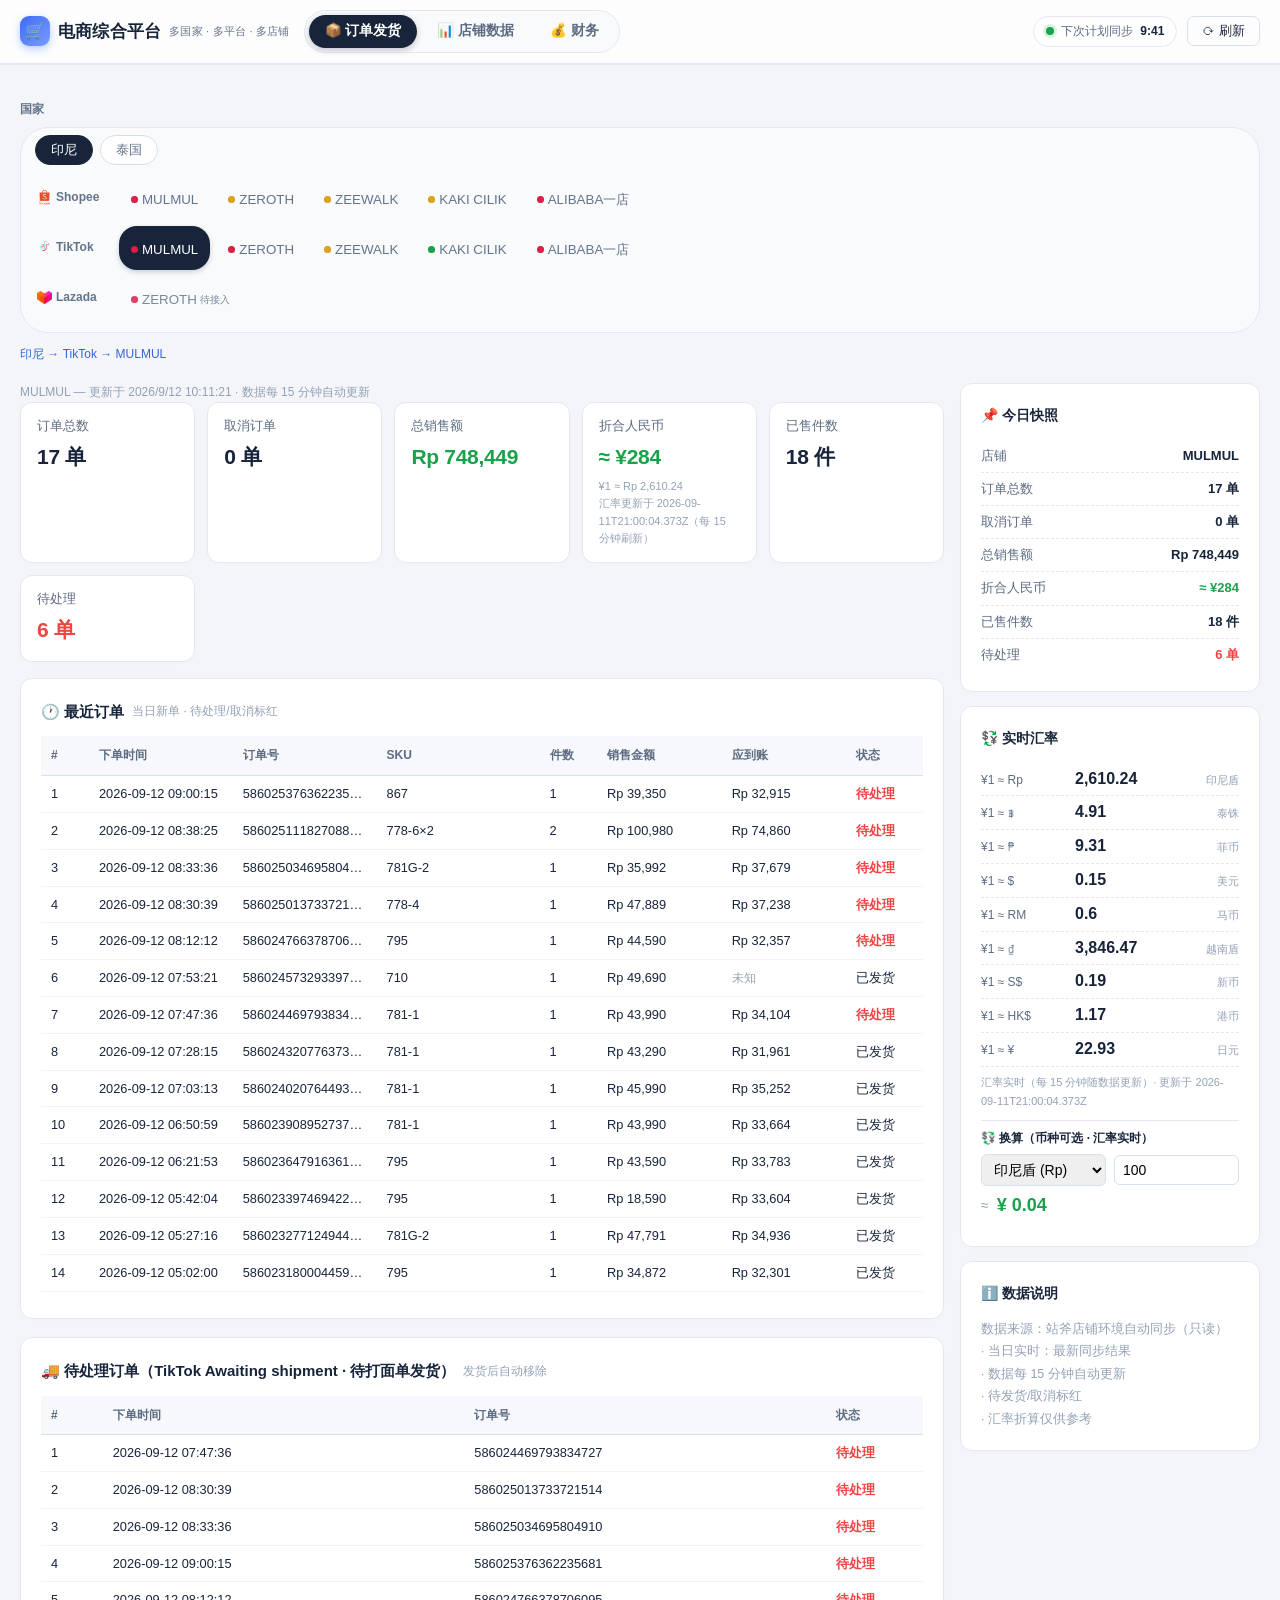
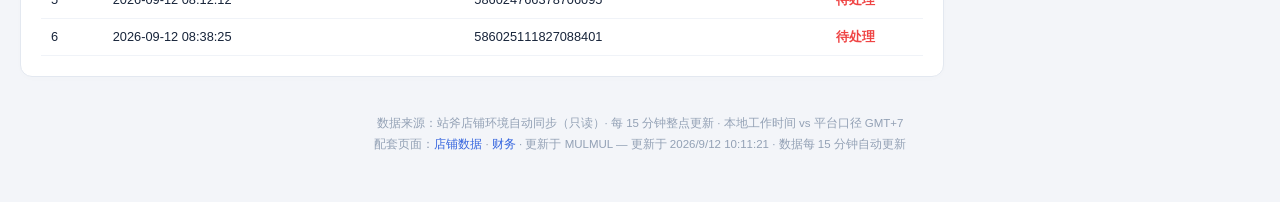
<file: index.html>
<!DOCTYPE html>
<html lang="zh-CN">
<head><title>订单发货 · 电商综合平台</title>
<meta charset="utf-8">
<meta name="theme-color" content="#3b6cf6">
<link rel="icon" href="data:image/svg+xml,<svg xmlns='http://www.w3.org/2000/svg' viewBox='0 0 100 100'><text y='.9em' font-size='90'>🛒</text></svg>">
<link rel="stylesheet" href="assets/style.css">
<style>
  /* ===== 订单发货页专属 ===== */
  .sub { color: var(--text-3); font-size: 12.5px; }
  .tabs { display: flex; gap: 4px; background: var(--surface-2); border: 1px solid var(--border); padding: 4px; border-radius: 999px; margin-bottom: 14px; width: fit-content; }
  .tab { padding: 7px 18px; border-radius: 999px; background: transparent; color: var(--text-2); font-size: 13.5px; font-weight: 600; cursor: pointer; border: none; user-select: none; font-family: inherit; transition: all .15s; }
  .tab:hover { color: var(--text); }
  .tab.on { background: var(--text); color: #fff; box-shadow: 0 2px 6px rgba(16,24,40,.25); }
  .state { display: none; }
  .state.on { display: block; }
  .layout { display: flex; gap: 16px; align-items: flex-start; }
  .main { flex: 1; min-width: 0; }
  .side { width: 300px; flex-shrink: 0; position: sticky; top: 76px; }
  .side .panel { margin-bottom: 14px; }
  .side .panel h2 { font-size: 14px; }
  .snap-row { display: flex; justify-content: space-between; font-size: 13px; padding: 6px 0; border-bottom: 1px dashed var(--border); }
  .snap-row:last-child { border-bottom: 0; }
  .snap-row .k { color: var(--text-2); }
  .snap-row .v { font-weight: 650; color: var(--text); font-variant-numeric: tabular-nums; }
  .snap-row .v.red { color: var(--red); }
  .snap-row .v.green { color: var(--green); }
  .st-red { color: var(--red); font-weight: 650; }
  .sample-tag { display: inline-block; background: var(--red); color: #fff; font-size: 10px; line-height: 1; padding: 2px 4px; border-radius: 3px; margin-left: 4px; vertical-align: middle; }
  .fx-unknown { color: var(--text-3); font-size: 12px; }
  .w8 .fhead th:nth-child(1), .w8 .fbody td:nth-child(1) { width: 5%; }
  .w8 .fhead th:nth-child(2), .w8 .fbody td:nth-child(2) { width: 15%; }
  .w8 .fhead th:nth-child(3), .w8 .fbody td:nth-child(3) { width: 15%; }
  .w8 .fhead th:nth-child(4), .w8 .fbody td:nth-child(4) { width: 17%; }
  .w8 .fhead th:nth-child(5), .w8 .fbody td:nth-child(5) { width: 6%; }
  .w8 .fhead th:nth-child(6), .w8 .fbody td:nth-child(6) { width: 13%; }
  .w8 .fhead th:nth-child(7), .w8 .fbody td:nth-child(7) { width: 13%; }
  .w8 .fhead th:nth-child(8), .w8 .fbody td:nth-child(8) { width: 8%; }
  .w4 .fhead th:nth-child(1), .w4 .fbody td:nth-child(1) { width: 7%; }
  .w4 .fhead th:nth-child(2), .w4 .fbody td:nth-child(2) { width: 41%; }
  .w4 .fhead th:nth-child(3), .w4 .fbody td:nth-child(3) { width: 41%; }
  .w4 .fhead th:nth-child(4), .w4 .fbody td:nth-child(4) { width: 11%; }
  .fhead { overflow: hidden; background: #f6f8fc; border-bottom: 1px solid var(--border-strong); }
  .fbody { max-height: min(58vh, 560px); overflow: auto; }
  .fhead table, .fbody table { width: 100%; table-layout: fixed; border-collapse: separate; border-spacing: 0; }
  .fhead th { padding: 10px 10px; font-size: 12px; font-weight: 700; color: var(--text-2); white-space: nowrap; text-align: left; }
  .fbody td { padding: 8px 10px; font-size: 12.8px; white-space: nowrap; overflow: hidden; text-overflow: ellipsis; border-bottom: 1px solid #f0f3f8; font-variant-numeric: tabular-nums; }
  .fbody tr:hover td { background: #f7f9fd; }
  .fx-row { display: flex; align-items: baseline; gap: 6px; font-size: 13px; padding: 4px 0; border-bottom: 1px dashed var(--border); }
  .fx-row .k2 { color: var(--text-2); font-size: 12px; width: 88px; flex-shrink: 0; }
  .fx-row .big { font-size: 16px; font-weight: 700; color: var(--text); }
  .fx-row .lbl { color: var(--text-3); font-size: 11px; margin-left: auto; }
  .fx-note { color: var(--text-3); font-size: 11px; margin-top: 6px; line-height: 1.7; }
  .fx-calc { margin-top: 10px; border-top: 1px solid var(--border); padding-top: 8px; }
  .fx-calc .fxc-title { font-size: 12px; color: var(--text); font-weight: 700; margin-bottom: 6px; }
  .fx-calc .fxc-row { display: flex; align-items: center; gap: 8px; font-size: 14px; margin: 6px 0; }
  .fx-calc select, .fx-calc input { padding: 6px 8px; border: 1px solid var(--border-strong); border-radius: 6px; font-size: 14px; flex: 1; min-width: 0; font-family: inherit; }
  .fx-calc .fxr { color: var(--green); font-size: 18px; }
  .rg-presets .rp, .plat-btns .sp { border: 1px solid var(--border-strong); background: var(--surface); color: var(--text); border-radius: 999px; padding: 5px 14px; font-size: 13px; cursor: pointer; font-family: inherit; transition: all .15s; }
  .rg-presets .rp:hover, .plat-btns .sp:hover { border-color: var(--primary); color: var(--primary); }
  .rg-presets .rp.on { background: var(--text); border-color: var(--text); color: #fff; }
  .rg-presets .rp.apply { background: var(--primary); border-color: var(--primary); color: #fff; font-weight: 600; }
  .plat-btns .sp.on { background: var(--text); border-color: var(--text); color: #fff; }
  /* 双平台总览（右侧汇总 + 圆环占比） */
  .ov-flex { display: flex; gap: 14px; align-items: center; }
  .ov-ring { width: 104px; height: 104px; border-radius: 50%; flex-shrink: 0; position: relative; }
  .ov-hole { position: absolute; inset: 14px; background: var(--surface); border-radius: 50%; display: flex; flex-direction: column; align-items: center; justify-content: center; box-shadow: inset 0 0 0 1px var(--border); }
  .ov-hole b { font-size: 19px; color: var(--text); font-variant-numeric: tabular-nums; letter-spacing: -.3px; line-height: 1.1; }
  .ov-hole span { font-size: 10px; color: var(--text-3); margin-top: 1px; }
  .ov-meta { flex: 1; min-width: 0; }
  .ov-legend { margin-top: 10px; border-top: 1px dashed var(--border); padding-top: 8px; }
  .ov-lg { display: flex; align-items: center; gap: 7px; font-size: 12.5px; color: var(--text-2); padding: 3px 0; }
  .ov-lg i { width: 9px; height: 9px; border-radius: 3px; flex-shrink: 0; }
  .ov-lg b { color: var(--text); font-weight: 700; font-variant-numeric: tabular-nums; }
  .ov-lg small { color: var(--text-3); font-variant-numeric: tabular-nums; }
  .ov-lg .sp { margin-left: auto; }
  /* ===== 店铺国家母分组 ===== */
  .cty-row { display: flex; align-items: center; gap: 10px; flex-wrap: wrap; margin: 0 0 8px; }
  .cty-lbl { font-size: 12px; color: var(--text-3); font-weight: 700; letter-spacing: .6px; }
  .cty-chips { display: flex; gap: 6px; flex-wrap: wrap; }
  .cty { border: 1px solid var(--border-strong); background: var(--surface); color: var(--text-2); border-radius: 999px; padding: 5px 14px; font-size: 12.5px; font-weight: 650; cursor: pointer; font-family: inherit; display: inline-flex; gap: 6px; align-items: center; transition: all .15s; user-select: none; }
  .cty:hover { border-color: var(--primary); color: var(--primary); }
  .cty.on { background: var(--text); border-color: var(--text); color: #fff; box-shadow: 0 2px 6px rgba(16,24,40,.22); }
  .cty small { font-weight: 650; opacity: .7; font-size: 11.5px; }
  .cty.on small { opacity: .8; }
  .ghost-tabs { display: flex; gap: 6px; flex-wrap: wrap; padding: 4px 2px; margin: 0 0 8px; }
  .ghostchip { padding: 7px 16px; border-radius: 999px; border: 1px dashed var(--border-strong); background: var(--surface-2); color: var(--text-3); font-size: 13px; font-weight: 600; display: inline-flex; gap: 6px; align-items: center; }
  .ghostchip .dot { width: 7px; height: 7px; border-radius: 50%; background: var(--amber); }
  .ghost-note { font-size: 11.5px; color: var(--text-3); margin: 0 0 10px; line-height: 1.65; }
  @media (max-width: 1100px) { .layout { flex-direction: column; } .side { width: 100%; position: static; } }
</style>
<meta name="viewport" content="width=device-width, initial-scale=1">
<link rel="stylesheet" href="assets/unified.css">
<script src="assets/scope.js"></script>
</head>
<body>
<header class="topbar"><div class="topbar-in">
  <div class="brand"><span class="logo">🛒</span>电商综合平台 <small>多国家 · 多平台 · 多店铺</small></div>
  <nav class="areanav">
    <a class="an on" href="index.html">📦 订单发货</a>
    <a class="an" href="store.html">📊 店铺数据</a>
    <a class="an" href="finance.html">💰 财务</a>
  </nav>
  <div class="top-right">
    <span class="sync-pill" id="syncPill" title="数据每 15 分钟自动同步推送"></span>
    <button class="btn ghost" onclick="refreshNow()">⟳ 刷新</button>
  </div>
</div></header>
<div class="wrap"><div id="scopeBar"></div>
<div class="layout">
  <div class="main">
    <div class="cty-row"><span class="cty-lbl">🌏 国家</span><div class="cty-chips" id="ctyChips"></div></div>
    <div class="tabs">
      <button class="tab on" data-plat="shopee" onclick="switchTab('shopee')"><img class="plogo" src="assets/logo-shopee.svg" alt="Shopee">MULMUL</button>
      <button class="tab" data-plat="tk" onclick="switchTab('tk')"><img class="plogo" src="assets/logo-tk.svg" alt="TikTok">MULMUL</button>
      <button class="tab" data-plat="zeroth" onclick="switchTab('zeroth')"><img class="plogo" src="assets/logo-shopee.svg" alt="Shopee">ZEROTH</button>
      <button class="tab" data-plat="zeroth-tk" onclick="switchTab('zeroth-tk')"><img class="plogo" src="assets/logo-tk.svg" alt="TikTok">ZEROTH</button>
      <button class="tab" data-plat="thsp" onclick="switchTab('thsp')" style="display:none"><img class="plogo" src="assets/logo-shopee.svg" alt="Shopee">ZEROTH·泰</button>
    </div>
    <div id="ctyGhost"></div>
    <div class="upd" id="upd"></div>
    <div id="state-shopee" class="state on">
      <div class="cards" id="cards-shopee"></div>
      <div class="panel"><h2>🕐 最近订单 <span class="tag">当日新单 · 待处理/取消标红</span></h2><div id="recentOrders-shopee"></div></div>
      <div class="panel"><h2>🚚 待处理订单（Shopee 已付款 · 待打面单发货） <span class="tag">发货后自动移除</span></h2><div id="toshipOrders-shopee"></div></div>
    </div>
    <div id="state-tk" class="state">
      <div class="cards" id="cards-tk"></div>
      <div class="panel"><h2>🕐 最近订单 <span class="tag">当日新单 · 待处理/取消标红</span></h2><div id="recentOrders-tk"></div></div>
      <div class="panel"><h2>🚚 待处理订单（TikTok Awaiting shipment · 待打面单发货） <span class="tag">发货后自动移除</span></h2><div id="toshipOrders-tk"></div></div>
    </div>
    <div id="state-zeroth" class="state">
      <div class="cards" id="cards-zeroth"></div>
      <div class="panel"><h2>🕐 最近订单（ZEROTH 虾皮） <span class="tag">当日新单 · 取消/发货标红</span></h2><div id="recentOrders-zeroth"></div></div>
      <div class="panel"><h2>🚚 待处理（ZEROTH 虾皮 · To Process） <span class="tag">发货后自动移除</span></h2><div id="toshipOrders-zeroth"></div></div>
    </div>
    <div id="state-zeroth-tk" class="state">
      <div class="cards" id="cards-zeroth-tk"></div>
      <div class="panel"><h2>🕐 最近订单（ZEROTH 抖店） <span class="tag">当日新单 · 状态标红</span></h2><div id="recentOrders-zeroth-tk"></div></div>
      <div class="panel"><h2>🚚 待处理（ZEROTH 抖店 · To ship） <span class="tag">发货后自动移除</span></h2><div id="toshipOrders-zeroth-tk"></div></div>
    </div>
    <div id="state-thsp" class="state">
      <div class="cards" id="cards-thsp"></div>
      <div class="panel"><h2>🕐 最近订单（泰国ZEROTH 虾皮） <span class="tag">当日新单 · 状态标红</span></h2><div id="recentOrders-thsp"></div></div>
      <div class="panel"><h2>🚚 待处理（泰国ZEROTH 虾皮） <span class="tag">发货后自动移除</span></h2><div id="toshipOrders-thsp"></div></div>
    </div>
  </div>

  <!-- ===== 右侧栏 ===== -->
  <aside class="side">
    <div class="panel"><h2>📊 双平台总览 <span class="tag">当日 + 待处理/待发货</span></h2><div id="ovBody"></div></div>
    <div class="panel"><h2>📌 今日快照</h2><div id="sideSnapshot"><div class="empty">加载中…</div></div></div>
    <div class="panel"><h2>💱 实时汇率</h2><div id="rateBox" class="sub"></div></div>
    <div class="panel"><h2>ℹ️ 数据说明</h2>
      <div class="sub" style="line-height:1.8">
        数据来源：站斧店铺环境自动同步（只读）<br>
        · 当日实时：最新同步结果<br>
        · 数据每 15 分钟自动更新<br>
        · 待发货/取消标红<br>
        · 汇率折算仅供参考
      </div>
    </div>
  </aside>
</div>

<div class="footer">
  数据来源：站斧店铺环境自动同步（只读）· 每 15 分钟整点更新 · 本地工作时间 vs 平台口径 GMT+7<br>
  配套页面：<a href="store.html">店铺数据</a> · <a href="finance.html">财务</a> · 更新于 <span id="footTime">—</span>
</div>
</div>

<script src="assets/app.js"></script>
<script>
initSyncPill();
setInterval(function () {
  var f = document.getElementById('footTime'), u = document.getElementById('upd');
  if (f && u && u.textContent) f.textContent = u.textContent;
}, 2000);
</script>
<script>
function esc(s) { return String(s === undefined || s === null ? '' : s).replace(/[&<>"']/g, function (c) { return { '&': '&amp;', '<': '&lt;', '>': '&gt;', '"': '&quot;', "'": '&#39;' }[c]; }); }
// 把 UTC ISO(带 Z) 显示成本地时间(否则页面看到12:45那类UTC误导为早上)
function utcLocal(s, withDate) {
  if (!s) return '';
  var d = new Date(/Z$/i.test(s) ? s : s.replace(' ', 'T') + '.000Z');
  if (isNaN(d)) return String(s).replace('T', ' ').slice(0, 16);
  var p = n => String(n).padStart(2, '0');
  if (withDate) return d.getFullYear() + '-' + p(d.getMonth() + 1) + '-' + p(d.getDate()) + ' ' + p(d.getHours()) + ':' + p(d.getMinutes());
  return p(d.getHours()) + ':' + p(d.getMinutes());
}
function fixedTable(cols, rowsHtml, cls) {
  if (!rowsHtml) return '<div class="empty">暂无数据</div>';
  return '<div class="' + cls + '"><div class="fhead"><table><thead><tr>' + cols.map(function (c) { return '<th>' + c + '</th>'; }).join('') + '</tr></thead></table></div>' +
    '<div class="fbody"><table><tbody>' + rowsHtml + '</tbody></table></div></div>';
}
var BAD = ['To Ship', 'To ship', 'Awaiting shipment', 'Unpaid', 'Cancelled', 'Canceled', 'Return/refund', 'Return / refund', 'Failed delivery', 'Pending'];
function stName(s) {
  s = String(s || '');
  var m = { 'Awaiting shipment': '待处理', 'To Ship': '待发货', 'To ship': '待发货', 'Shipped': '已发货', 'Completed': '已完成', 'Cancelled': '已取消', 'Canceled': '已取消', 'Unpaid': '未付款', 'Return/refund': '退货/退款', 'Return / refund': '退货/退款', 'Failed delivery': '配送失败', 'Pending': '处理中' };
  return m[s] || s;
}
function isBad(s) { return BAD.indexOf(String(s)) >= 0; }
var PLAT_NAME = { shopee: 'MULMUL', tk: 'MULMUL', thsp: 'ZEROTH·泰' };
var FILE_MAP = { 'zw-sp': 'st_zeewalk_shopee.json', 'zw-tk': 'st_zeewalk_tk.json', 'kk-sp': 'st_kaki_shopee.json', 'kk-tk': 'st_kaki_tk.json', 'al1-sp': 'st_al1_shopee.json' };
var PLK = { shopee: 'shopee', tk: 'tk', zeroth: 'shopee', 'zeroth-tk': 'tk', thsp: 'shopee', 'zw-sp': 'shopee', 'zw-tk': 'tk', 'kk-sp': 'shopee', 'kk-tk': 'tk', 'al1-sp': 'shopee' };
// ===== 店铺国家母分组(与 _site/stores.json 保持一致; 新店只改这里 = 母分组配置) =====
var CTY_LIST = [], curCty = '', activeOrder = null;
function ctyOf(key) { return ShopScope.find(key)?.country; }
function ensureLiveUI() {
  document.querySelector('.main > .cty-row').classList.add('scope-legacy');
  document.querySelector('.tabs').classList.add('scope-legacy');
  document.getElementById('ctyGhost').classList.add('scope-legacy');
  ShopScope.stores.forEach(st => {
    FILE_MAP[st.key] = st.file; PLAT_NAME[st.key] = st.name;
    if (!document.getElementById('state-' + st.key)) {
      const w = document.createElement('div'); w.id = 'state-' + st.key; w.className = 'state';
      w.innerHTML = '<div class="cards" id="cards-' + st.key + '"></div><div class="panel"><h2>最近订单</h2><div id="recentOrders-' + st.key + '"></div></div><div class="panel"><h2>待处理订单</h2><div id="toshipOrders-' + st.key + '"></div></div>';
      document.querySelector('.main').append(w);
    }
  });
}
function initCty() {
  ShopScope.mount(document.getElementById('scopeBar'), (state, shop) => {
    curCty = state.country; activeOrder = shop?.key;
    document.querySelectorAll('.state').forEach(el => el.classList.remove('on'));
    document.getElementById('sideSnapshot').innerHTML = '<div class="empty">暂无店铺数据</div>';
    document.getElementById('rateBox').innerHTML = '<div class="empty">等待汇率数据</div>';
    document.getElementById('upd').textContent = '';
    if (!shop) return;
    const panel = document.getElementById('state-' + shop.key); panel.classList.add('on');
    if (!shop.live || !shop.file) {
      document.getElementById('cards-' + shop.key).innerHTML = '';
      document.getElementById('recentOrders-' + shop.key).innerHTML = '<div class="empty">该店铺订单待接入</div>';
      document.getElementById('toshipOrders-' + shop.key).innerHTML = '<div class="empty">暂无已同步数据</div>'; return;
    }
    load(shop.key);
  });
}
var cache = {};
function fmtRp(n) { return n == null ? '—' : 'Rp ' + Math.round(n).toLocaleString('en-US'); }
function fmtM(n, cc) { cc = cc || 'IDR'; return n == null ? '—' : (cc === 'THB' ? '฿' : cc === 'IDR' ? 'Rp ' : cc + ' ') + Math.round(n).toLocaleString('en-US'); }
function fmtCny(n) { return n == null ? '—' : '≈ ¥' + Math.round(n).toLocaleString('en-US'); }
function storeNameOf(plat, d) { return (d && d.storeName) ? d.storeName : PLAT_NAME[plat]; }
// 订单号单元格：样品单（Free sample）在订单号后加红色"样品"角标
function idCell(o) {
  var s = esc(o.id);
  if (o.sample) s += ' <span class="sample-tag">样品</span>';
  return s;
}

// 从 fx.list 取某币种条目（新结构）
function fxItem(fx, code) {
  if (fx && fx.list) { for (var i = 0; i < fx.list.length; i++) { if (fx.list[i].code === code) return fx.list[i]; } }
  return null;
}
function calcFx() {
  try {
    var list = window.__fxList || [];
    var from = document.getElementById('fxFrom');
    var amtEl = document.getElementById('fxAmount');
    if (!from || !amtEl) return;
    var code = from.value;
    var amt = parseFloat(amtEl.value);
    if (isNaN(amt)) { document.getElementById('fxResult').textContent = '—'; return; }
    var item = null;
    for (var i = 0; i < list.length; i++) { if (list[i].code === code) { item = list[i]; break; } }
    if (!item) return;
    var out;
    if (code === 'CNY') {
      // 输入人民币 → 显示折算成其他币不直观，直接显示人民币
      out = '¥ ' + amt.toLocaleString('en-US', { maximumFractionDigits: 2 });
    } else {
      out = '¥ ' + (amt * item.cnyPer).toLocaleString('en-US', { maximumFractionDigits: 2 });
    }
    document.getElementById('fxResult').textContent = out;
  } catch (e) {}
}

function renderSide(plat, d) {
  var c = d.orders || {};
  var st = d.statusAgg || {};
  var cancelled = (st.Cancelled || 0) + (st.Canceled || 0);
  var fx = d.fx || window.__lastFx || null; if (d.fx) window.__lastFx = d.fx;
  var cc = d.currency || 'IDR';
  var curFx = fxItem(fx, cc);
  var cny = fx && c.amountLocal != null && curFx ? c.amountLocal * curFx.cnyPer : null;
  var sName = storeNameOf(plat, d);
  var disp = (window.storeBrand ? window.storeBrand(sName) : sName); // 显示只留品牌名(平台由 logo 表示)
  var syncTxt = d.syncMinutes != null ? ' · ⏱ 本次更新用时 ' + d.syncMinutes + ' 分钟' : '';
  var tabEl = document.querySelector('.tab[data-plat="' + plat + '"]');
  // MULMUL 店名标签随数据刷新, 保持平台 logo; ZEROTH 标签保持静态短名(自带 logo)
  if (tabEl && (plat === 'shopee' || plat === 'tk')) tabEl.innerHTML = (plat === 'shopee' ? '<img class="plogo" src="assets/logo-shopee.svg" alt="Shopee">' : '<img class="plogo" src="assets/logo-tk.svg" alt="TikTok">') + esc(disp);
  document.getElementById('upd').textContent = disp + ' — 更新于 ' + (d.generatedAt || '') + ' · 数据每 15 分钟自动更新' + syncTxt;
  document.getElementById('sideSnapshot').innerHTML =
    '<div class="snap-row"><span class="k">店铺</span><span class="v">' + esc(disp) + '</span></div>' +
    '<div class="snap-row"><span class="k">订单总数</span><span class="v">' + (c.count || 0) + ' 单</span></div>' +
    '<div class="snap-row"><span class="k">取消订单</span><span class="v' + (cancelled ? ' red' : '') + '">' + cancelled + ' 单</span></div>' +
    '<div class="snap-row"><span class="k">总销售额</span><span class="v">' + fmtM(c.amountLocal, cc) + '</span></div>' +
    '<div class="snap-row"><span class="k">折合人民币</span><span class="v green">' + fmtCny(cny) + '</span></div>' +
    '<div class="snap-row"><span class="k">已售件数</span><span class="v">' + (c.totalQty || 0) + ' 件</span></div>' +
    '<div class="snap-row"><span class="k">待处理</span><span class="v' + ((d.toshipCount || 0) ? ' red' : '') + '">' + (d.toshipCount || 0) + ' 单</span></div>';
  if (fx && fx.list && fx.list.length) {
    var chips = fx.list.filter(function (x) { return x.code !== 'CNY'; }).map(function (x) {
      return '<div class="fx-row"><span class="k2">¥1 ≈ ' + esc(x.symbol) + '</span><span class="big">' + x.perCny.toLocaleString('en-US') + '</span><span class="lbl">' + esc(x.label) + '</span></div>';
    }).join('');
    document.getElementById('rateBox').innerHTML =
      chips +
      '<div class="fx-note">汇率实时（每 15 分钟随数据更新）· 更新于 ' + esc(fx.updatedAt || '') + '</div>' +
      '<div class="fx-calc"><div class="fxc-title">💱 换算（币种可选 · 汇率实时）</div>' +
      '<div class="fxc-row"><select id="fxFrom"></select><input id="fxAmount" type="number" placeholder="金额" value="100"></div>' +
      '<div class="fxc-row">≈ <b id="fxResult" class="fxr">—</b></div></div>';
    var sel = document.getElementById('fxFrom');
    sel.innerHTML = fx.list.map(function (x) { return '<option value="' + x.code + '">' + esc(x.label) + ' (' + esc(x.symbol) + ')</option>'; }).join('');
    window.__fxList = fx.list;
    sel.onchange = calcFx; document.getElementById('fxAmount').oninput = calcFx;
    calcFx();
  } else {
    document.getElementById('rateBox').innerHTML = '<div class="sub">汇率暂不可用</div>';
  }
}

function render(plat, d) {
  renderSide(plat, d);
  var c = d.orders || {};
  var st = d.statusAgg || {};
  var cancelled = (st.Cancelled || 0) + (st.Canceled || 0);
  var toShip = d.toshipCount || 0;
  var fx = d.fx || window.__lastFx || null; if (d.fx) window.__lastFx = d.fx;
  var cc = d.currency || 'IDR';
  var curFx = fxItem(fx, cc);
  var cny = fx && c.amountLocal != null && curFx ? c.amountLocal * curFx.cnyPer : null;
  var fxNote = fx && fx.updatedAt ? '汇率更新于 ' + esc(fx.updatedAt) + '（每 15 分钟刷新）' : '';
  document.getElementById('cards-' + plat).innerHTML = [
    ['订单总数', (c.count || 0) + ' 单', ''],
    ['取消订单', cancelled + ' 单', cancelled ? 'red' : ''],
    ['总销售额', fmtM(c.amountLocal, cc), 'green'],
    ['折合人民币', fmtCny(cny), cny ? 'green' : ''],
    ['已售件数', (c.totalQty || 0) + ' 件', ''],
    ['待处理', toShip + ' 单', toShip ? 'red' : '']
  ].map(function (x) {
    var extra = x[0] === '折合人民币' && fx && curFx ? '<div class="m">¥1 ≈ ' + esc(curFx.symbol) + ' ' + curFx.perCny.toLocaleString('en-US') + '<br>' + esc(fxNote) + '</div>' : '';
    return '<div class="card"><div class="k">' + x[0] + '</div><div class="v ' + x[2] + '">' + x[1] + '</div>' + extra + '</div>';
  }).join('');
  // 待处理名单(To Process: 已付款待打面单发货) = data.json toship 里那批
  var processSet = {};
  (d.toship || []).forEach(function (t) { processSet[t.id] = true; });
  function stateTxt(o) {
    // 属于待处理名单 → 一律显示"待处理"(更准确); 其余按原始状态
    if (o.id && processSet[o.id]) return '待处理';
    return stName(o.st);
  }
  function isProc(o) { return !!(o.id && processSet[o.id]); }
  document.getElementById('recentOrders-' + plat).innerHTML = fixedTable(['#', '下单时间', '订单号', 'SKU', '件数', '销售金额', '应到账', '状态'],
    (d.recent || []).map(function (o, i) {
      var amtCell = o.amt != null && o.amt !== '' ? fmtM(o.amt, cc) : '—';
      var incCell;
      if (o.inc != null && o.inc !== '') incCell = fmtM(o.inc, cc);
      else if (o.inc === 0) incCell = fmtM(0, cc);
      else incCell = (plat === 'tk') ? '<span class="fx-unknown">未知</span>' : '—';   // TK 新单应到账未出 → 未知
      return '<tr><td>' + (i + 1) + '</td><td>' + esc(o.d) + '</td><td>' + idCell(o) + '</td><td>' + esc(o.sku) + '</td><td>' + (o.qty || '') + '</td><td>' + amtCell + '</td><td>' + incCell + '</td><td' + ((isProc(o) || isBad(o.st)) ? ' class="st-red"' : '') + '>' + esc(stateTxt(o)) + '</td></tr>';
    }).join(''), 'w8');
  document.getElementById('toshipOrders-' + plat).innerHTML = (d.toship && d.toship.length) ? fixedTable(['#', '下单时间', '订单号', '状态'],
    d.toship.map(function (o, i) { return '<tr><td>' + (i + 1) + '</td><td>' + esc(o.d) + '</td><td>' + idCell(o) + '</td><td class="st-red">待处理</td></tr>'; }).join(''), 'w4')
    : '<div class="empty">🎉 暂无待处理订单（全部已打面单发货）</div>';
}
function load(plat) {
  var url = FILE_MAP[plat]; if (!url) return;
  if (cache[plat]) { render(plat, cache[plat]); return; }
  fetch(url + '?t=' + Date.now()).then(function (r) { if (!r.ok) throw Error("数据文件不可用"); return r.json(); }).then(function (d) {
    cache[plat] = d; if (activeOrder === plat) render(plat, d);
  }).catch(function () { if (activeOrder === plat) { document.getElementById('upd').textContent = '数据加载失败，请刷新重试'; document.getElementById('cards-' + plat).innerHTML = '<div class="empty">当前店铺数据暂不可用</div>'; } });
}
function switchTab(plat) {
  document.querySelectorAll('.tab').forEach(function (b) { b.classList.toggle('on', b.dataset.plat === plat); });
  document.querySelectorAll('.state').forEach(function (s) { s.classList.toggle('on', s.id === 'state-' + plat); });
  load(plat);
}
// ===== 通用区间工具（销售 & 广告共用）=====
function fmtK(n) { return n == null ? '—' : n >= 1000000 ? (n / 1000000).toFixed(2) + 'm' : n >= 1000 ? (n / 1000).toFixed(1) + 'k' : String(Math.round(n)); }
function todayLocal() { var d = new Date(); return d.getFullYear() + '-' + String(d.getMonth() + 1).padStart(2, '0') + '-' + String(d.getDate()).padStart(2, '0'); }
function addDay(yyyymmdd, n) { var d = new Date(yyyymmdd + 'T00:00:00'); d.setDate(d.getDate() + n); return d.getFullYear() + '-' + String(d.getMonth() + 1).padStart(2, '0') + '-' + String(d.getDate()).padStart(2, '0'); }
function mondayOf(yyyymmdd) { var d = new Date(yyyymmdd + 'T00:00:00'); var w = (d.getDay() + 6) % 7; return addDay(yyyymmdd, -w); }
function monthFirst(yyyymmdd) { return yyyymmdd.slice(0, 8) + '01'; }
function prevMonthRange(fromStr) {
  var f = monthFirst(fromStr);
  var fD = new Date(f + 'T00:00:00'); fD.setMonth(fD.getMonth() - 1);
  var pf = fD.getFullYear() + '-' + String(fD.getMonth() + 1).padStart(2, '0') + '-01';
  var pe = addDay(f, -1);
  return { from: pf, to: pe };
}
// 预设 → [from,to]（含两端）。today 指本地自然日（广告为 GMT+7 时区说明见下方 tag）
function presetRange(p) {
  var t = todayLocal();
  if (p === 'today') return { from: t, to: t };
  if (p === 'yesterday') { var y = addDay(t, -1); return { from: y, to: y }; }
  if (p === '7d') return { from: addDay(t, -6), to: t };
  if (p === '30d') return { from: addDay(t, -29), to: t };
  if (p === 'thisWeek') { var mw = mondayOf(t); return { from: mw, to: t }; }
  if (p === 'lastWeek') { var lw = addDay(mondayOf(t), -1); return { from: addDay(lw, -6), to: lw }; }
  if (p === 'thisMonth') return { from: monthFirst(t), to: t };
  if (p === 'lastMonth') return prevMonthRange(t);
  return null;
}
var RANGE_LABEL = { today: '今天', yesterday: '昨日', thisWeek: '本周', lastWeek: '上周', thisMonth: '本月', lastMonth: '上月', '7d': '近7天', '30d': '近30天' };
// 绑定一组预设按钮 + date input + 应用键，返回当前 [from,to]
function makeRangePicker(btnSel, fromId, toId, applyId, onPick) {
  var fromEl = document.getElementById(fromId), toEl = document.getElementById(toId);
  function set(p) {
    var rg = presetRange(p);
    if (rg) { fromEl.value = rg.from; toEl.value = rg.to; }
    document.querySelectorAll(btnSel).forEach(function (x) { x.classList.toggle('on', x.getAttribute('data-p') === p); });
    onPick(rg);
  }
  document.querySelectorAll(btnSel).forEach(function (b) {
    b.addEventListener('click', function () { set(b.getAttribute('data-p')); });
  });
  document.getElementById(applyId).addEventListener('click', function () {
    if (fromEl.value && toEl.value) {
      document.querySelectorAll(btnSel).forEach(function (x) { x.classList.remove('on'); });
      onPick({ from: fromEl.value, to: toEl.value });
    }
  });
  // 默认昨日
  var rg = presetRange('yesterday');
  fromEl.value = rg.from; toEl.value = rg.to;
  return { set: set };
}
function rangeOk(rg) { return rg && rg.from && rg.to && rg.from <= rg.to; }
// 明细行（按日排列区间内）
function listDays(daily, rg) { return (daily || []).filter(function (r) { return r.date >= rg.from && r.date <= rg.to; }); }

// ===== 双平台总览（右上汇总：当日出单 + 未发货，圆环占比）=====
var ovCache = {};
function loadOverview() {
  Promise.all([
    fetch('data.json?t=' + Date.now()).then(function (r) { return r.json(); }).catch(function () { return null; }),
    fetch('tk.json?t=' + Date.now()).then(function (r) { return r.json(); }).catch(function () { return null; })
  ]).then(function (arr) {
    ovCache = { Shopee: arr[0], TikTok: arr[1] };
    renderOverview();
  });
}
function ovNum(d) {
  if (!d) return { today: 0, toship: 0 };
  return { today: (d.orders && d.orders.count != null) ? d.orders.count : 0, toship: d.toshipCount || 0 };
}
// 纯 SVG 圆环：两段弧按占比着色，中心显示合计
function donut(pcts, colors, size) {
  size = size || 104;
  var r = 40, cx = size / 2, cy = size / 2, C = 2 * Math.PI * r;
  var parts = '';
  var acc = 0;
  for (var i = 0; i < pcts.length; i++) {
    var len = pcts[i] / 100 * C;
    var gap = pcts[i] >= 100 ? 0 : 2;
    if (len > gap) {
      var dash = Math.max(len - gap, 0.5);
      parts += '<circle cx="' + cx + '" cy="' + cy + '" r="' + r + '" fill="none" stroke="' + colors[i] + '" stroke-width="16" ' +
        'stroke-dasharray="' + dash + ' ' + (C - dash) + '" stroke-dashoffset="' + (-acc + gap / 2) + '" transform="rotate(-90 ' + cx + ' ' + cy + ')"></circle>';
    }
    acc += len;
  }
  return '<svg width="' + size + '" height="' + size + '" viewBox="0 0 ' + size + ' ' + size + '" style="transform:rotate(0)">' +
    '<circle cx="' + cx + '" cy="' + cy + '" r="' + r + '" fill="none" stroke="var(--surface-2)" stroke-width="16"></circle>' + parts + '</svg>';
}
function renderOverview() {
  var box = document.getElementById('ovBody');
  if (!box) return;
  var sp = ovCache.Shopee, tk = ovCache.TikTok;
  if (!sp && !tk) { box.innerHTML = '<div class="empty">暂无数据</div>'; return; }
  var A = ovNum(sp), B = ovNum(tk);
  var rows = [
    { name: 'Shopee', color: '#3b6cf6', today: A.today, toship: A.toship },
    { name: 'TikTok', color: '#10b981', today: B.today, toship: B.toship }
  ];
  var todayTotal = A.today + B.today;
  var shipTotal = A.toship + B.toship;
  var tot = todayTotal + shipTotal;
  var c = rows.filter(function (x) { return x.today + x.toship > 0; });
  var pcts, colors;
  if (!c.length) { pcts = [100]; colors = ['var(--surface-2)']; }
  else { pcts = c.map(function (x) { return (x.today + x.toship) / tot * 100; }); colors = c.map(function (x) { return x.color; }); }
  var legend = rows.map(function (x) {
    var v = x.today + x.toship;
    var p = tot ? (v / tot * 100) : 0;
    return '<div class="ov-lg" title="当日 ' + x.today + ' 单 · 未发货 ' + x.toship + ' 单">' +
      (window.platLogo ? window.platLogo(x.name) : '') + x.name +
      '<span class="sp"><b>' + v + '</b><small> 单 · ' + p.toFixed(1) + '%</small></span></div>';
  }).join('');
  box.innerHTML = '<div class="ov-flex">' +
    '<div class="ov-ring">' + donut(pcts, colors) +
      '<div class="ov-hole"><b>' + tot + '</b><span>合计单数</span></div></div>' +
    '<div class="ov-meta">' +
      '<div class="snap-row"><span class="k">📦 当日出单</span><span class="v">' + todayTotal + ' 单</span></div>' +
      '<div class="snap-row"><span class="k">🚚 待处理/待发货</span><span class="v' + (shipTotal ? ' red' : '') + '">' + shipTotal + ' 单</span></div>' +
    '</div></div><div class="ov-legend">' + legend + '</div>';
}
// 每 5 分钟自动刷新
ShopScope.ready.then(() => { ensureLiveUI(); initCty(); }).catch(e => { document.getElementById('scopeBar').textContent = e.message; });
document.getElementById('ovBody').closest('.panel').remove();
setInterval(function () {
  if (activeOrder) { cache[activeOrder] = null; load(activeOrder); }
}, 5 * 60 * 1000);
</script>
</body>
</html>
</file>
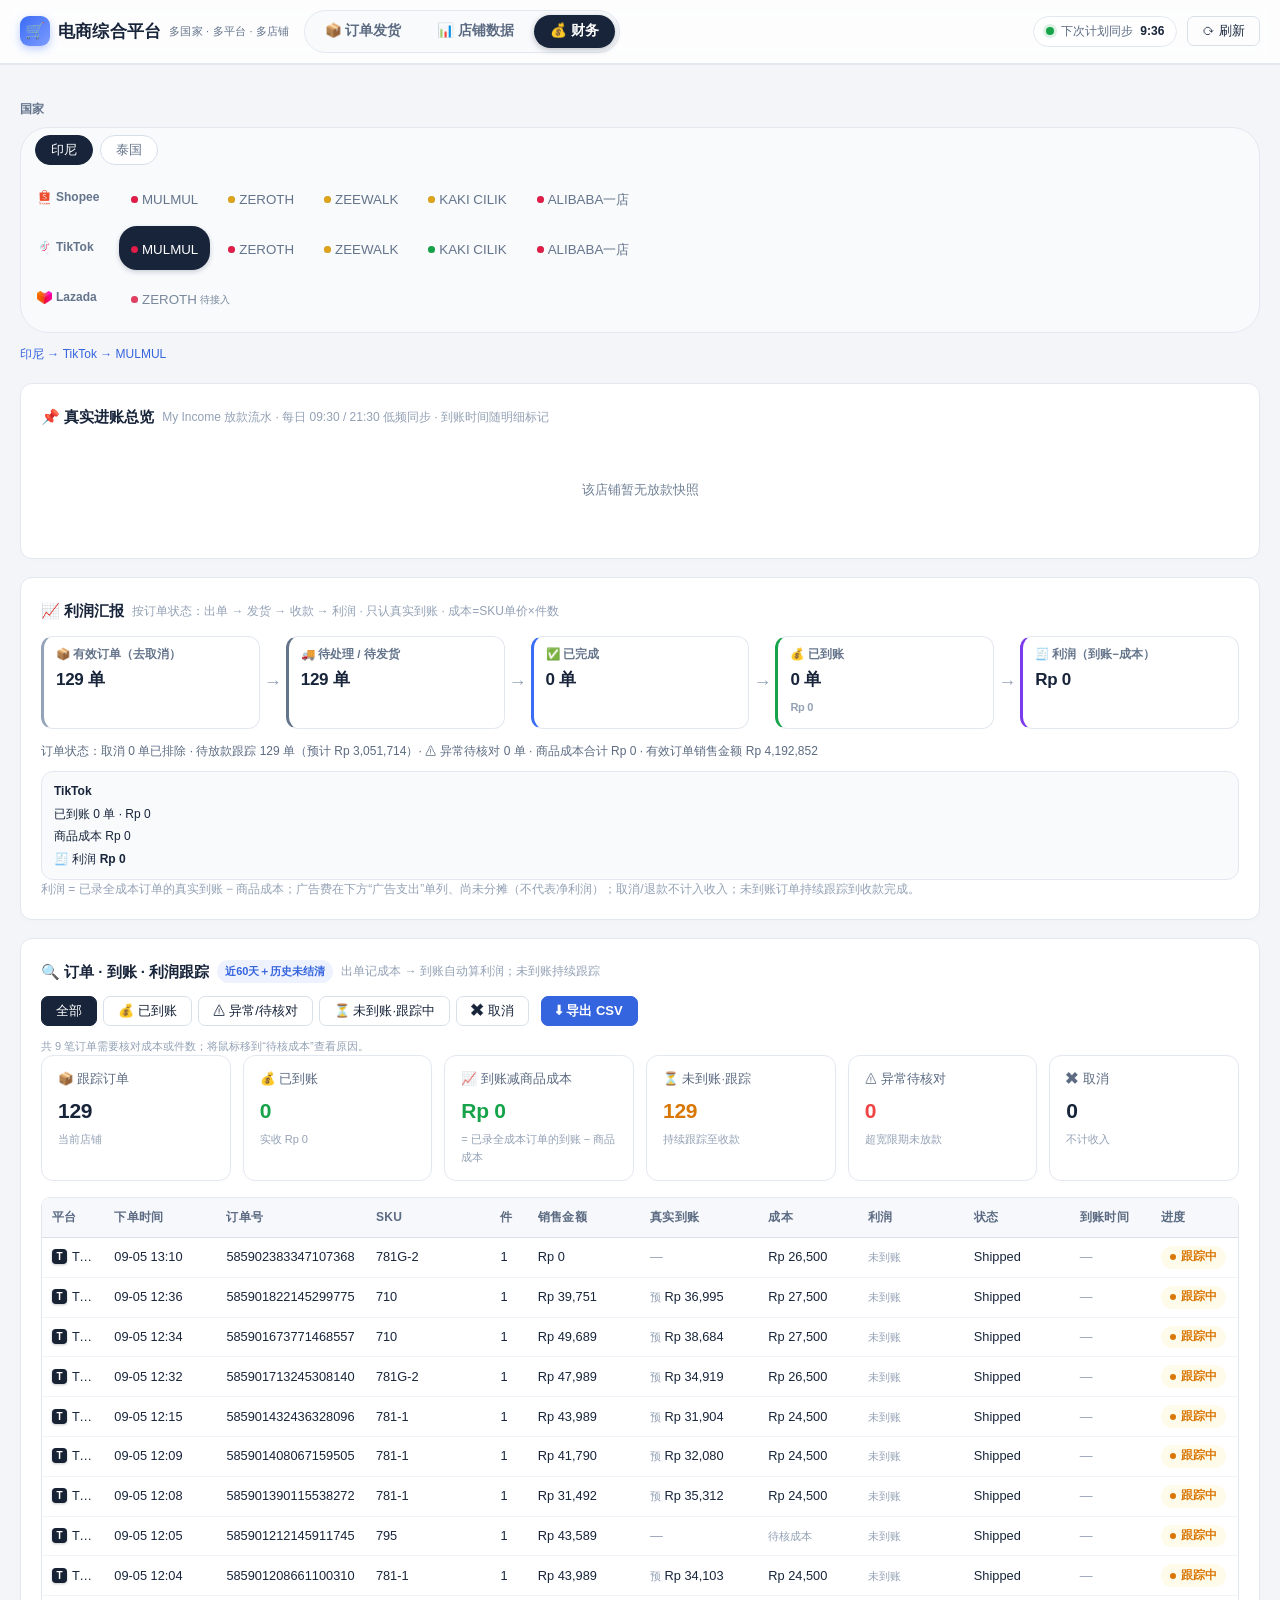
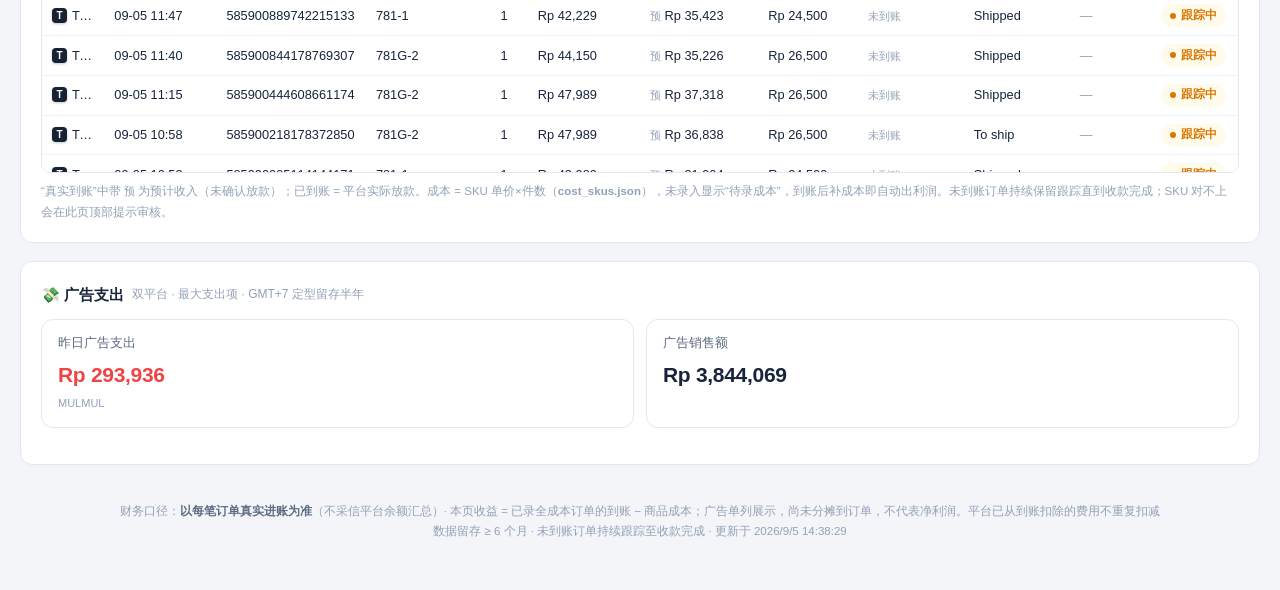
<file: finance.html>
<!DOCTYPE html>
<html lang="zh-CN">
<head>
<meta charset="utf-8">
<meta name="viewport" content="width=device-width, initial-scale=1">
<meta name="theme-color" content="#3b6cf6">
<title>财务 · 电商工作台</title>
<link rel="icon" href="data:image/svg+xml,<svg xmlns='http://www.w3.org/2000/svg' viewBox='0 0 100 100'><text y='.9em' font-size='90'>💰</text></svg>">
<link rel="stylesheet" href="assets/style.css">
<style>
  .tblwrap table { min-width: 1120px; }
  /* 利润汇报：订单状态漏斗 */
  .pf { margin-top: 2px; }
  .pf-flow { display: flex; align-items: stretch; gap: 0; flex-wrap: wrap; margin: 2px 0 12px; }
  .pf-step { flex: 1 1 128px; min-width: 128px; background: #fff; border: 1px solid var(--border); border-left: 3px solid var(--pf-c, var(--primary)); border-radius: 12px; padding: 9px 12px; }
  .pf-ar { align-self: center; color: var(--text-3); font-size: 18px; padding: 0 4px; }
  .pf-step .sk { font-size: 11.5px; color: var(--text-2); font-weight: 650; }
  .pf-step .sv { font-size: 17px; font-weight: 750; color: var(--text); font-variant-numeric: tabular-nums; margin-top: 3px; letter-spacing: -.3px; }
  .pf-step .sv small { font-size: 11px; font-weight: 600; color: var(--text-3); }
  .pf-sub { font-size: 12px; color: var(--text-2); line-height: 1.8; margin-bottom: 8px; }
  .pf-plat { display: flex; gap: 8px; flex-wrap: wrap; margin-top: 4px; }
  .pf-plat .pp { flex: 1 1 200px; background: var(--surface-2); border: 1px solid var(--border); border-radius: 12px; padding: 8px 12px; font-size: 12px; line-height: 1.9; }
  .pf-plat .pp b { color: var(--text); }
</style>
<meta name="viewport" content="width=device-width, initial-scale=1">
<link rel="stylesheet" href="assets/unified.css">
<script src="assets/scope.js"></script>
</head>
<body>
<header class="topbar"><div class="topbar-in">
  <div class="brand"><span class="logo">🛒</span>电商综合平台 <small>多国家 · 多平台 · 多店铺</small></div>
  <nav class="areanav">
    <a class="an" href="index.html">📦 订单发货</a>
    <a class="an" href="store.html">📊 店铺数据</a>
    <a class="an on" href="finance.html">💰 财务</a>
  </nav>
  <div class="top-right">
    <span class="sync-pill" id="syncPill" title="数据每 15 分钟自动同步推送"></span>
    <button class="btn ghost" onclick="refreshNow()" title="立即刷新页面数据">⟳ 刷新</button>
  </div>
</div></header>

<div class="wrap"><div id="scopeBar"></div>
  <div class="panel">
    <h2>📌 真实进账总览 <span class="tag">My Income 放款流水 · 每日 09:30 / 21:30 低频同步 · 到账时间随明细标记</span></h2>
    <div id="incomeOverview"></div>
  </div>

  <div class="panel">
    <h2>📈 利润汇报 <span class="tag">按订单状态：出单 → 发货 → 收款 → 利润 · 只认真实到账 · 成本=SKU单价×件数</span></h2>
    <div id="profitBox"><div class="empty">等待账本数据…</div></div>
  </div>

  <div class="panel">
    <h2>🔍 订单 · 到账 · 利润跟踪 <span class="badge-new">近60天＋历史未结清</span><span class="tag">出单记成本 → 到账自动算利润；未到账持续跟踪</span></h2>
                <div class="plat-btns" id="checkPlat" style="display:none"><button class="btn on" data-plat="all">📚 全部店铺</button></div>
    <div class="rg-head">
      <div class="rg-presets" id="checkFilt">
        <button class="btn on" data-c="all">全部</button>
        <button class="btn" data-c="ok">💰 已到账</button>
        <button class="btn" data-c="abnormal">⚠ 异常/待核对</button>
        <button class="btn" data-c="pending">⏳ 未到账·跟踪中</button>
        <button class="btn" data-c="cancelled">✖ 取消</button>
      </div>
      <button class="btn primary" id="exportBtn" title="导出当前筛选的订单明细为 CSV（Excel 可直接打开）">⬇ 导出 CSV</button>
    </div>
    <div id="checkBox"></div>
    <div class="upd-foot">“真实到账”中带 <span class="aux">预</span> 为预计收入（未确认放款）；已到账 = 平台实际放款。成本 = SKU 单价×件数（<b>cost_skus.json</b>），未录入显示“待录成本”，到账后补成本即自动出利润。未到账订单持续保留跟踪直到收款完成；SKU 对不上会在此页顶部提示审核。</div>
  </div>

  <div class="panel">
    <h2>💸 广告支出 <span class="tag">双平台 · 最大支出项 · GMT+7 定型留存半年</span></h2>
    <div id="adsVsIncome"></div>
  </div>

  <div class="footer">
    财务口径：<b>以每笔订单真实进账为准</b>（不采信平台余额汇总）· 本页收益 = 已录全成本订单的到账 − 商品成本；广告单列展示，尚未分摊到订单，不代表净利润。平台已从到账扣除的费用不重复扣减<br>
    数据留存 ≥ 6 个月 · 未到账订单持续跟踪至收款完成 · 更新于 <span id="footTime">—</span>
  </div>
</div>

<script src="assets/app.js"></script>
<script>
var CHECK_LABEL = { ok: ['ok','已到账'], pending: ['pend','跟踪中'], abnormal: ['bad','⚠ 异常'], cancelled: ['dim','✕ 取消'] };
var ledger = null, cPlat = 'all', cFilt = 'all', cCty = '印尼', cShop = null, finInit = false;
var currentShop = null, financeRequest = 0;
function financeShop(shop) {
  if (!shop) return shop;
  // 新版注册表按模块声明数据源；旧版 finance 配置仍兼容。
  if (!shop.modules) return shop;
  const finance = shop.modules.finance;
  return {...shop, finance: finance?.file ? {
    ...finance,
    incomeFile: shop.modules.income?.file,
    adsFile: shop.modules.ads?.file
  } : null};
}
function pendingFinanceBox() {
  window.__csvRows = []; window.__allRows = ''; window.__finShown = 0;
  document.getElementById('exportBtn').disabled = true;
  ['profitBox','checkBox','incomeOverview','adsVsIncome'].forEach(id => {
    document.getElementById(id).innerHTML = '<div class="empty">' + esc(currentShop?.name || '该店铺') + ' 财务待接入<br><span class="aux">尚无该店铺的账本或放款数据</span></div>';
  });
}
function scopedLedger(source, shop) {
  const result = {}, seen = new Set();
  for (const bucket of ['released','pending','abnormal','cancelled']) {
    result[bucket] = (source[bucket] || []).filter(o => {
      const matches = o.storeKey ? o.storeKey === shop.key : shop.finance.legacyPlatform && o.platform === shop.finance.legacyPlatform && !o.store && !o.storeName && (!o.country || o.country === shop.country);
      const id = shop.key + ':' + o.sn;
      if (!matches || seen.has(id)) return false; seen.add(id); return true;
    });
  }
  const all = Object.values(result).flat(), ok = all.filter(o => o.check === 'ok');
  const sum = (rows,k) => rows.reduce((n,o) => n + (Number(o[k]) || 0),0);
  result.summary = {generatedAt:source.summary?.generatedAt, totalOrders:all.length,
    counts:{ok:ok.length,pending:all.filter(o=>o.check==='pending').length,abnormal:all.filter(o=>o.check==='abnormal').length,cancelled:all.filter(o=>o.check==='cancelled').length},
    profit:{shopee:sum(ok,'profit'),tk:0}, realIncome:{shopee:sum(ok,'payAmt'),tk:0},
    missingCostOrders:ok.filter(o=>o.cost==null).length,costIssueOrders:all.filter(o=>o.costIssue).length};
  return result;
}
function renderIncome(inc) {
  var box = document.getElementById('incomeOverview');
  if (inc && inc.released && inc.released.length) {
    var totR = inc.released.reduce(function (s, r) { return s + (r.amt || 0); }, 0);
    var totP = (inc.pending || []).reduce(function (s, r) { return s + (r.amt || 0); }, 0);
    var days = inc.released.map(function (r) { return r.date; }).filter(Boolean).sort();
    box.innerHTML = '<div class="cards">' +
      '<div class="card"><div class="k">💸 已放款（快照）</div><div class="v green">' + inc.released.length + ' 笔</div><div class="m">累计 ' + fmtRp(totR) + '</div></div>' +
      '<div class="card"><div class="k">⏳ 待放款</div><div class="v amber">' + inc.pending.length + ' 笔</div><div class="m">待放款 ' + fmtRp(totP) + '</div></div>' +
      '<div class="card"><div class="k">📅 最近放款日</div><div class="v">' + (days.pop() || '—') + '</div><div class="m">快照 ' + relTime(inc.generatedAt) + '</div></div>' +
      '</div><div class="upd">Released / Pending 明细每日快照累积，历史逐单核对随天数自然补全</div>';
  } else box.innerHTML = '<div class="empty"><span class="big">📭</span>暂无 My Income 快照<br><span class="aux">每日 09:30 / 21:30 同步后自动积累</span></div>';
}

function stBucket(st) {
  st = String(st || '');
  if (/cancel|return|refund/i.test(st)) return 'cancelled';
  if (/to ship|to process|awaiting shipment|pending|unpaid|to arrange/i.test(st)) return 'wait';
  if (/shipped|to receive|delivered|in transit|packed|arrange shipment/i.test(st)) return 'ship';
  if (/completed|done|finished|settle/i.test(st)) return 'done';
  return 'other';
}
function renderProfit() {
  var box = document.getElementById('profitBox');
  if (!currentShop?.finance) { pendingFinanceBox(); return; }

  if (!ledger || !ledger.summary) { box.innerHTML = '<div class="empty"><span class="big">📊</span>暂无账本数据</div>'; return; }
  // 全量跟踪单（去重），跟随顶部店铺筛选
  var seen = {}, all = [];
  [].concat(ledger.released || [], ledger.pending || [], ledger.abnormal || [], ledger.cancelled || []).forEach(function (o) {
    var key = o.platform + ':' + o.sn; if (seen[key]) return; seen[key] = 1; all.push(o);
  });
  if (cPlat !== 'all') all = all.filter(function (o) { return o.platform === cPlat; });
  if (!all.length) { box.innerHTML = '<div class="empty">该店铺暂无跟踪订单</div>'; return; }
  // 状态漏斗（已到账单不再重复计入等待/在途/完成）
  var b = { cancelled: 0, wait: 0, ship: 0, done: 0, abn: 0, other: 0 };
  var okN = 0, okPay = 0, okCost = 0, okProfit = 0, okMissCost = 0;
  var pendN = 0, pendEst = 0, salesEff = 0;
  all.forEach(function (o) {
    if (o.check === 'cancelled') { b.cancelled++; return; }
    salesEff += o.amount || 0;
    if (o.check === 'ok') { okN++; if (o.payAmt != null) okPay += o.payAmt; if (o.cost != null) okCost += o.cost; else okMissCost++; if (o.profit != null) okProfit += o.profit; return; }
    if (o.check === 'abnormal') { b.abn++; return; }
    if (o.check === 'pending') { pendN++; pendEst += o.estIncome || 0; b[stBucket(o.status)]++; }
  });
  var eff = all.length - b.cancelled;
  var step = function (c, k, v) {
    return '<div class="pf-step" style="--pf-c:' + c + '"><div class="sk">' + k + '</div><div class="sv">' + v + '</div></div>';
  };
  var flow =
    step('#94a3b8', '📦 有效订单（去取消）', eff + ' 单') + '<span class="pf-ar">→</span>' +
    step('#64748b', '🚚 待处理 / 待发货', (b.wait + b.ship) + ' 单') + '<span class="pf-ar">→</span>' +
    step('#3b6cf6', '✅ 已完成', (b.done + okN) + ' 单') + '<span class="pf-ar">→</span>' +
    step('#16a34a', '💰 已到账', okN + ' 单<br><small>' + fmtRp(okPay) + '</small>') + '<span class="pf-ar">→</span>' +
    step('#7c3aed', '🧾 利润（到账−成本）', fmtRp(okProfit) + (okMissCost ? '<br><small>' + okMissCost + ' 单成本待录</small>' : ''));
  var sub =
    '订单状态：取消 ' + b.cancelled + ' 单已排除 · 待放款跟踪 ' + pendN + ' 单（预计 ' + fmtRp(pendEst) + '）· ⚠ 异常待核对 ' + b.abn + ' 单 · 商品成本合计 ' + fmtRp(okCost) + (okMissCost ? '（另 ' + okMissCost + ' 单成本未录，未计入利润）' : '') + ' · 有效订单销售金额 ' + fmtRp(salesEff) + (b.other ? ' · 另有 ' + b.other + ' 单状态待识别（仍持续跟踪）' : '');
  var platBox = '';
  if (cPlat === 'all') {
    var plats = [], sp = {};
    all.forEach(function (o) { if (!sp[o.platform]) { sp[o.platform] = 1; plats.push(o.platform); } });
    platBox = '<div class="pf-plat">' + plats.map(function (p) {
      var pay = 0, cost = 0, profit = 0, okp = 0, miss = 0, abnp = 0;
      all.forEach(function (o) {
        if (o.platform !== p) return;
        if (o.check === 'ok') { okp++; if (o.payAmt != null) pay += o.payAmt; if (o.cost != null) cost += o.cost; else miss++; if (o.profit != null) profit += o.profit; }
        if (o.check === 'abnormal') abnp++;
      });
      return '<div class="pp"><b>' + esc(p) + '</b><br>已到账 ' + okp + ' 单 · ' + fmtRp(pay) + '<br>商品成本 ' + fmtRp(cost) + (miss ? '（' + miss + ' 待录）' : '') + '<br>🧾 利润 <b>' + fmtRp(profit) + '</b>' + (abnp ? ' · ⚠ 异常 ' + abnp : '') + '</div>';
    }).join('') + '</div>';
  }
  box.innerHTML = '<div class="pf"><div class="pf-flow">' + flow + '</div><div class="pf-sub">' + sub + '</div>' + platBox +
    '<div class="upd">利润 = 已录全成本订单的真实到账 − 商品成本；广告费在下方“广告支出”单列、尚未分摊（不代表净利润）；取消/退款不计入收入；未到账订单持续跟踪到收款完成。</div></div>';
}

function renderCheck() {
  var box = document.getElementById('checkBox');
  if (!currentShop?.finance) { pendingFinanceBox(); return; }

  if (!ledger || !ledger.summary) { box.innerHTML = '<div class="empty"><span class="big">📊</span>暂无核对数据</div>'; return; }

  // 动态店铺按钮：按数据里实际出现的店铺(平台)生成(以后加店自动多一个选项)
  var platEl = document.getElementById('checkPlat');
  var plats = [];
  var seenP = {};
  [].concat(ledger.released || [], ledger.pending || [], ledger.cancelled || [], ledger.abnormal || []).forEach(function (o) { if (o.platform && !seenP[o.platform]) { seenP[o.platform] = 1; plats.push(o.platform); } });
  if (plats.length) {
    var cur = platEl.querySelector('.btn.on');
    var curPlat = cur ? cur.getAttribute('data-plat') : 'all';
    platEl.innerHTML = '<button class="btn ' + (cPlat === 'all' ? 'on' : '') + '" data-plat="all">📚 全部店铺</button>' +
      plats.map(function (p) { return '<button class="btn ' + (cPlat === p ? 'on' : '') + '" data-plat="' + p + '">' + (window.platLogo ? window.platLogo(p) : '') + esc(p) + '</button>'; }).join('');
  }
  var s = ledger.summary;
  var sumHtml = '';
  if (s.pendingAuditSkus && s.pendingAuditSkus.length) {
    sumHtml += '<div class="auditbar">⚠ <b>' + s.pendingAuditSkus.length + ' 个订单货号未匹配成本表，需你审核</b>：' +
      s.pendingAuditSkus.map(function (a) { return '<b>' + esc(a.sku) + '</b> ×' + a.orders; }).join('　') +
      '　<span class="aux">→ 核对成本表或本地货号别名后重新生成账本</span></div>';
  }
  if (s.missingCostOrders) sumHtml += '<div class="auditbar">另有 ' + s.missingCostOrders + ' 笔已到账订单成本未核全，未计入收益合计。</div>';
  if (s.costIssueOrders) sumHtml += '<div class="aux">共 ' + s.costIssueOrders + ' 笔订单需要核对成本或件数；将鼠标移到“待核成本”查看原因。</div>';
  var totProfit = (s.profit ? s.profit.shopee : 0) + (s.profit ? s.profit.tk : 0);
  var totReal = (s.realIncome ? s.realIncome.shopee : 0) + (s.realIncome ? s.realIncome.tk : 0);
  sumHtml += '<div class="cards">' +
    '<div class="card"><div class="k">📦 跟踪订单</div><div class="v">' + s.totalOrders + '</div><div class="m">当前店铺</div></div>' +
    '<div class="card"><div class="k">💰 已到账</div><div class="v green">' + s.counts.ok + '</div><div class="m">实收 ' + fmtRp(totReal) + '</div></div>' +
    '<div class="card"><div class="k">📈 到账减商品成本</div><div class="v ' + (totProfit >= 0 ? 'green' : 'red') + '">' + fmtRp(totProfit) + '</div><div class="m">= 已录全成本订单的到账 − 商品成本</div></div>' +
    '<div class="card"><div class="k">⏳ 未到账·跟踪</div><div class="v amber">' + s.counts.pending + '</div><div class="m">持续跟踪至收款</div></div>' +
    '<div class="card"><div class="k">⚠ 异常待核对</div><div class="v red">' + s.counts.abnormal + '</div><div class="m">超宽限期未放款</div></div>' +
    '<div class="card"><div class="k">✖ 取消</div><div class="v dim">' + s.counts.cancelled + '</div><div class="m">不计收入</div></div>' +
    '</div>';
  var all = (ledger.released || []).concat(ledger.pending || [], ledger.abnormal || [], ledger.cancelled || []);
  var seen = {};
  all = all.filter(function (o) { var key = o.platform + ':' + o.sn; if (seen[key]) return false; seen[key] = 1; return true; });
  if (cPlat !== 'all') all = all.filter(function (o) { return o.platform === cPlat; });
  if (cFilt !== 'all') all = all.filter(function (o) { return o.check === cFilt; });
  all.sort(function (a, b) { return String(b.date).localeCompare(String(a.date)); });
  var __rowsHtml = all.map(function (o) {
    var st = CHECK_LABEL[o.check] || ['dim', o.check];
    var amtTxt;
    if (o.check === 'ok' && o.payAmt != null) amtTxt = '<span class="amt-main">' + fmtRp(o.payAmt) + '</span>';
    else if (o.check === 'pending' && o.estIncome != null) amtTxt = '<span class="aux">预</span> ' + fmtRp(o.estIncome);
    else amtTxt = '<span class="dim">—</span>';
    var costTxt = o.cost != null ? fmtRp(o.cost) : '<span class="aux" title="' + esc(o.costIssue || '待录成本') + '">待核成本</span>';
    var profitTxt;
    if (o.check === 'ok') profitTxt = o.profit != null ? '<span class="' + (o.profit >= 0 ? 'ok' : 'bad') + '">' + fmtRp(o.profit) + '</span>' : '<span class="aux">待补</span>';
    else if (o.check === 'cancelled') profitTxt = '<span class="dim">—</span>';
    else profitTxt = '<span class="aux">未到账</span>';
    // 下单时间：优先完整时间(月-日 时:分)，老数据只有日则原样
    var dateTxt = esc(String(o.date || ''));
    if (/^\d{4}-\d{2}-\d{2} \d{2}:\d{2}/.test(dateTxt)) dateTxt = dateTxt.slice(5, 16); else if (/^\d{4}-\d{2}-\d{2}/.test(dateTxt)) dateTxt = dateTxt.slice(5);
    var payTxt = o.payDate ? '<span class="ok">' + esc(String(o.payDate).slice(5)) + '</span>' : '<span class="dim">—</span>';
    return '<tr><td>' + (window.platLogo ? window.platLogo(o.platform) : '') + esc(o.platform) + '</td><td title="' + esc(o.date || '') + '">' + dateTxt + '</td><td title="' + esc(o.sn) + '">' + esc(o.sn) + '</td><td title="' + esc(o.sku || '') + '">' + esc(o.sku || '') + '</td><td>' + (o.qty || '') + '</td><td>' + fmtRp(o.amount) + '</td><td>' + amtTxt + '</td><td>' + costTxt + '</td><td>' + profitTxt + '</td><td>' + esc(o.status || '') + '</td><td>' + payTxt + '</td><td><span class="pill ' + st[0] + '"><span class="d"></span>' + st[1] + '</span></td></tr>';
  }).join('');
  document.getElementById('exportBtn').disabled = !all.length;
  window.__csvRows = all.map(function (o) { return [currentShop.country, currentShop.platform, currentShop.name, o.platform, o.date, o.sn, o.sku, o.qty, o.amount, o.check === 'ok' && o.payAmt != null ? o.payAmt : '', o.cost != null ? o.cost : '', o.profit != null ? o.profit : '', o.status, o.payDate || '', CHECK_LABEL[o.check] ? CHECK_LABEL[o.check][1] : o.check]; });
  window.__allRows = __rowsHtml; // 用于分页加载
  if (!all.length) { box.innerHTML = sumHtml + '<div class="empty"><span class="big">🔍</span>无匹配订单</div>'; window.__finShown = 0; return; }
  var PAGE = 400;
  var show = Math.min(PAGE, all.length);
  box.innerHTML = sumHtml +
    '<div class="tblwrap"><table><thead><tr>' +
    '<th style="width:5%">平台</th><th style="width:9%">下单时间</th><th style="width:12%">订单号</th><th style="width:10%">SKU</th><th style="width:3%">件</th>' +
    '<th style="width:9%">销售金额</th><th style="width:9.5%">真实到账</th><th style="width:8%">成本</th><th style="width:8.5%">利润</th><th style="width:8.5%">状态</th><th style="width:6.5%">到账时间</th><th style="width:7%">进度</th>' +
    '</tr></thead><tbody>' + (__rowsHtml.split('</tr>').slice(0, show).join('</tr>')) + '</tbody></table></div>' +
    (all.length > PAGE ? '<div style="text-align:center;margin-top:8px"><button class="btn" onclick="finMore()" id="finMoreBtn">⬇ 显示更多（已显示 ' + show + ' / ' + all.length + ' 条）</button></div>' : '');
  window.__finShown = show;
}
window.__finShown = 0;
function finMore() {
  var total = window.__allRows ? window.__allRows.split('</tr>').length - 1 : 0;
  var more = Math.min(400, total - (window.__finShown || 0));
  if (more <= 0) return;
  var add = window.__allRows.split('</tr>').slice(window.__finShown, window.__finShown + more).join('</tr>');
  var tb = document.querySelector('#checkBox .tblwrap tbody');
  if (tb) tb.insertAdjacentHTML('beforeend', add);
  window.__finShown += more;
  var btn = document.getElementById('finMoreBtn');
  if (btn) {
    if (window.__finShown >= total) btn.remove();
    else btn.textContent = '⬇ 显示更多（已显示 ' + window.__finShown + ' / ' + total + ' 条）';
  }
}

function renderScopedAds(data) {
  const d = data?.periods?.yesterday;
  document.getElementById('adsVsIncome').innerHTML = d ? '<div class="cards"><div class="card"><div class="k">昨日广告支出</div><div class="v red">' + fmtRp(d.expense ?? d.cost) + '</div><div class="m">' + esc(currentShop.name) + '</div></div><div class="card"><div class="k">广告销售额</div><div class="v">' + fmtRp(d.sales ?? d.grossRevenue) + '</div></div></div>' : '<div class="empty">该店铺暂无广告数据</div>';
}
async function loadAll() {
  const token = ++financeRequest, shop = currentShop;
  ledger = null; window.__csvRows = []; window.__allRows = ''; window.__finShown = 0;
  document.getElementById('exportBtn').disabled = true;
  document.getElementById('footTime').textContent = '—';
  if (!shop?.finance) {pendingFinanceBox(); return;}
  window.fmtRp = n => n == null || isNaN(n) ? '—' : (shop.currency === 'IDR' ? 'Rp ' : shop.currency === 'THB' ? '฿ ' : (shop.currency || '') + ' ') + Math.round(n).toLocaleString('en-US');
  ['profitBox','checkBox','incomeOverview','adsVsIncome'].forEach(id => {document.getElementById(id).innerHTML = '<div class="empty">加载当前店铺数据…</div>';});
  async function get(file) {if(!file)return null;const r=await fetch(file+'?t='+Date.now());if(!r.ok)throw Error('数据读取失败');return r.json();}
  const tasks = [
    get(shop.finance.file).then(data => {if(token!==financeRequest)return;ledger=scopedLedger(data,shop);cPlat='all';renderProfit();renderCheck();document.getElementById('footTime').textContent=data.summary?.generatedAt || '未提供';}).catch(() => {if(token!==financeRequest)return;['profitBox','checkBox'].forEach(id=>{document.getElementById(id).innerHTML='<div class="empty">账本加载失败，请刷新重试</div>';});}),
    get(shop.finance.incomeFile).then(data=>{if(token!==financeRequest)return;if(data)renderIncome(data);else document.getElementById('incomeOverview').innerHTML='<div class="empty">该店铺暂无放款快照</div>';}).catch(()=>{if(token===financeRequest)document.getElementById('incomeOverview').innerHTML='<div class="empty">放款快照加载失败</div>';}),
    get(shop.finance.adsFile).then(data=>{if(token===financeRequest)renderScopedAds(data);}).catch(()=>{if(token===financeRequest)document.getElementById('adsVsIncome').innerHTML='<div class="empty">广告数据加载失败</div>';})
  ];
  await Promise.all(tasks);
}
document.getElementById('checkPlat').addEventListener('click', function (e) {
  var b = e.target.closest('button'); if (!b) return;
  cPlat = b.getAttribute('data-plat');
  document.querySelectorAll('#checkPlat .btn').forEach(function (x) { x.classList.toggle('on', x === b); });
  renderProfit(); renderCheck();
});
document.getElementById('checkFilt').addEventListener('click', function (e) {
  var b = e.target.closest('button'); if (!b) return;
  document.querySelectorAll('#checkFilt .btn').forEach(function (x) { x.classList.remove('on'); });
  b.classList.add('on'); cFilt = b.getAttribute('data-c'); renderCheck();
});
document.getElementById('exportBtn').addEventListener('click', function () {
  if (!window.__csvRows || !window.__csvRows.length) return;
  exportCSV('财务订单明细_' + todayLocal() + '.csv', ['国家','所属平台','店铺','平台','下单时间','订单号','SKU','件数','销售金额','真实到账','成本','利润','状态','到账时间','核对'], window.__csvRows);
});
initSyncPill();
ShopScope.ready.then(() => {
  ShopScope.mount(document.getElementById('scopeBar'), (state, shop) => {currentShop=financeShop(shop); cShop=shop?.key; cCty=state.country; loadAll();});
  setInterval(loadAll,5*60*1000);
}).catch(e => {document.getElementById('scopeBar').textContent=e.message;});
</script>
</body>
</html>
</file>
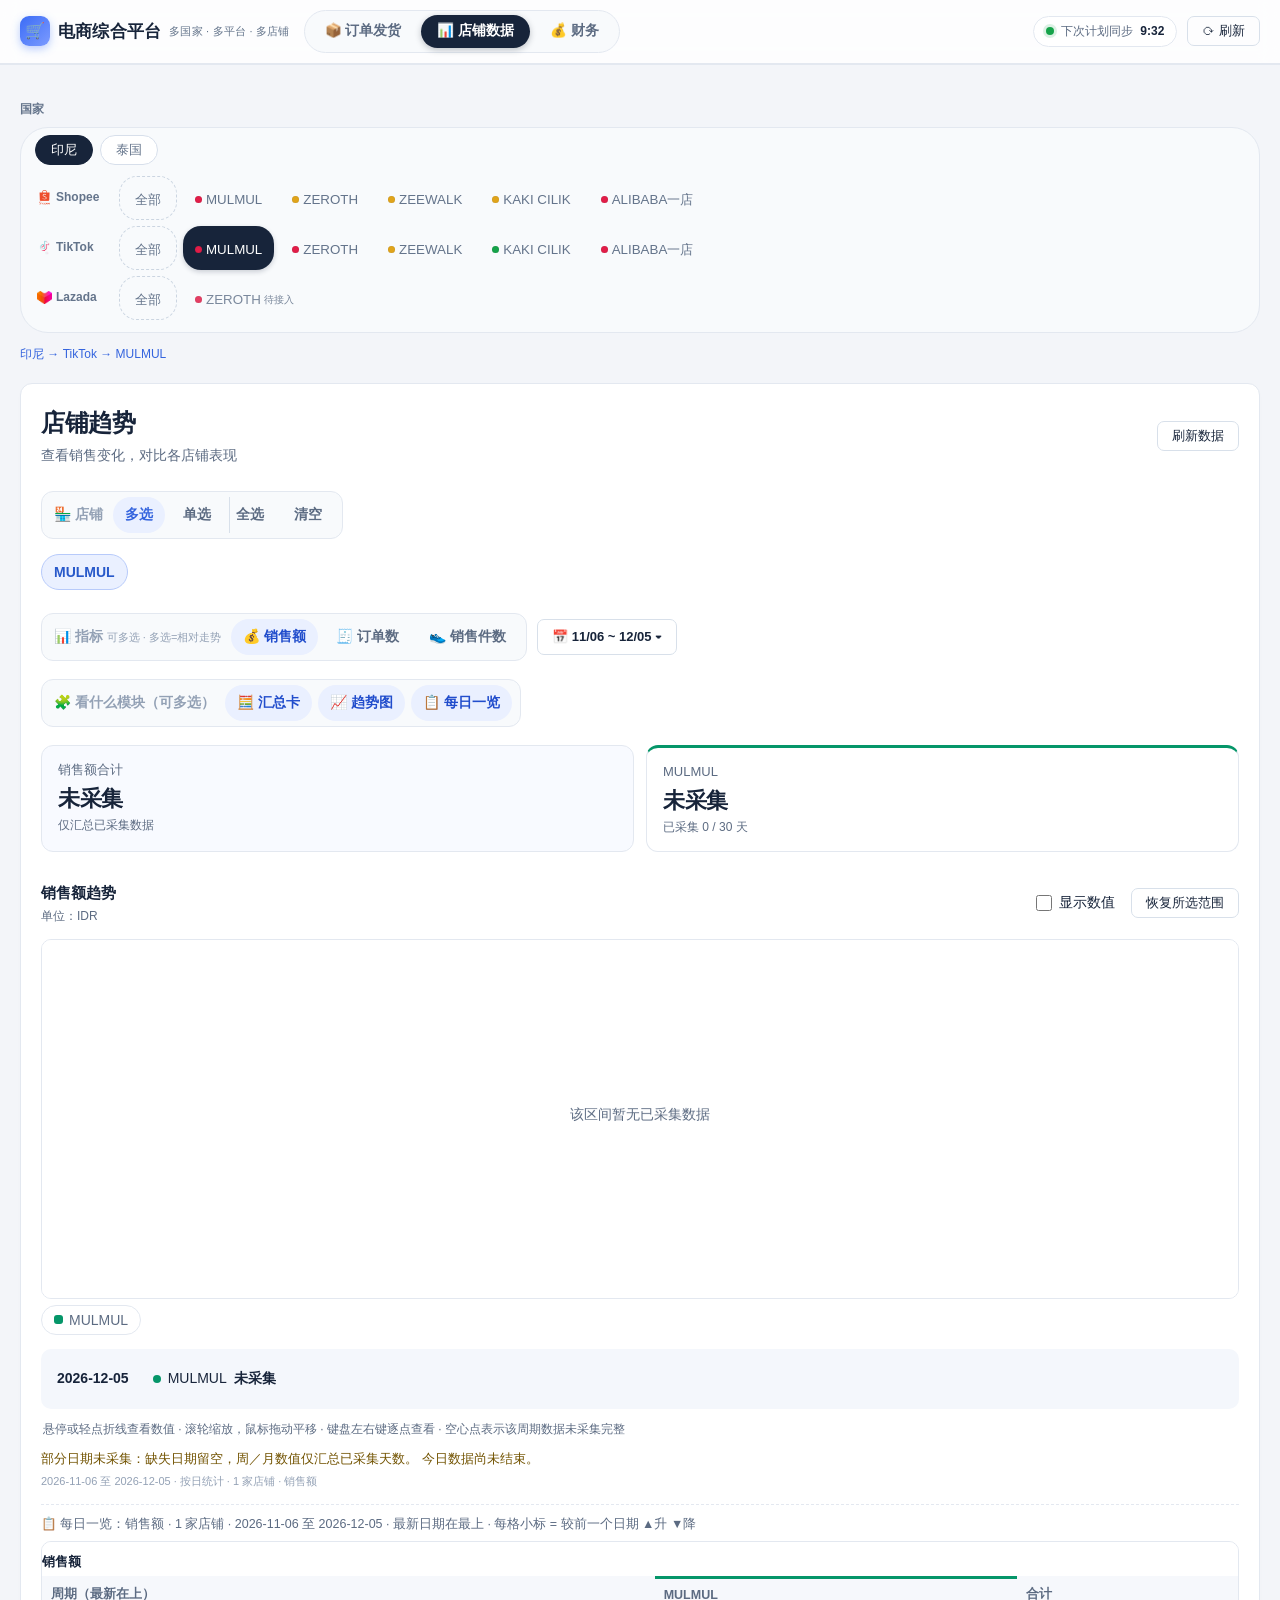
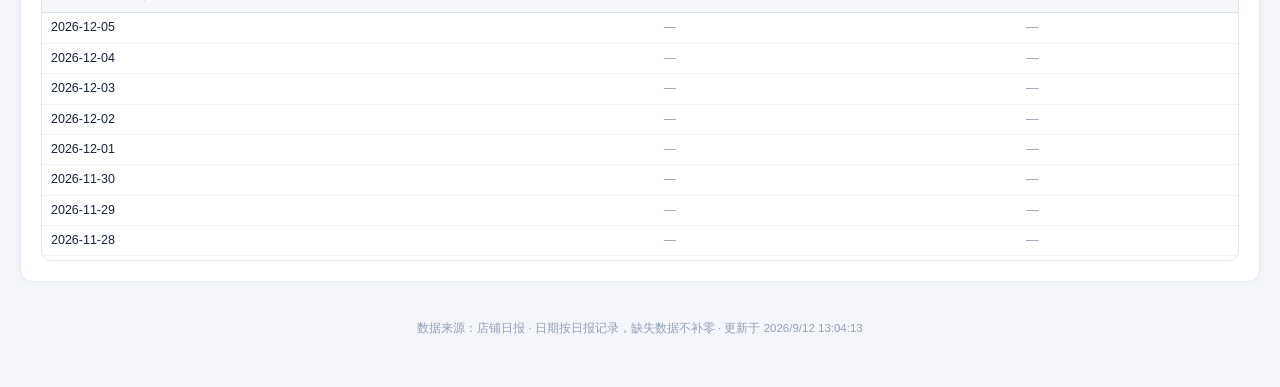
<file: store.html>
<!DOCTYPE html>
<html lang="zh-CN">
<head>
<meta charset="utf-8">
<meta name="viewport" content="width=device-width, initial-scale=1">
<meta name="theme-color" content="#3b6cf6">
<title>店铺数据 · 电商工作台</title>
<link rel="icon" href="data:image/svg+xml,<svg xmlns='http://www.w3.org/2000/svg' viewBox='0 0 100 100'><text y='.9em' font-size='90'>📊</text></svg>">
<link rel="stylesheet" href="assets/style.css">
<style>
  .ctl-row { display: flex; align-items: center; gap: 10px; flex-wrap: wrap; margin-bottom: 8px; }
  .grp { display: inline-flex; align-items: center; gap: 6px; background: var(--surface-2); border: 1px solid var(--border); border-radius: 999px; padding: 3px 6px 3px 12px; }
  .grp > .gl { font-size: 12px; color: var(--text-3); font-weight: 650; }
  .grp button { border: 0; background: transparent; padding: 5px 13px; border-radius: 999px; font-size: 12.5px; font-weight: 650; color: var(--text-2); cursor: pointer; font-family: inherit; }
  .grp button.on { background: var(--text); color: #fff; box-shadow: 0 1px 4px rgba(16,24,40,.2); }
  .grp.shop button { color: #fff; }
  .grp.shop button { background: var(--surface); }
  .grp.shop button.on { background: var(--text); color: #fff; }
  .datepick { display: inline-flex; align-items: center; gap: 6px; border: 1px solid var(--border); border-radius: 999px; padding: 3px 8px; background: var(--surface); }
  .datepick input { border: 0; background: transparent; font: inherit; font-size: 12.5px; color: var(--text); padding: 4px 2px; outline: none; width: 108px; }
  .datepick span { color: var(--text-3); font-size: 12px; }
  .shop-head { display: flex; align-items: center; gap: 12px; flex-wrap: wrap; }
  .chartbox { position: relative; margin: 10px 0 2px; user-select: none; }
  .chartbox canvas { width: 100%; display: block; border: 1px solid var(--border); border-radius: 10px; background: #fff; }
  .chart-tip { position: absolute; z-index: 6; pointer-events: none; background: rgba(255,255,255,.98); border: 1px solid var(--border-strong); border-radius: 10px; box-shadow: 0 6px 18px rgba(16,24,40,.14); padding: 8px 10px; font-size: 12px; line-height: 1.8; min-width: 150px; max-width: 320px; max-height: 300px; overflow-y: auto; display: none; }
  .chart-tip .tip-d { font-weight: 750; color: var(--text); margin-bottom: 2px; letter-spacing: .2px; }
  .chart-tip .tip-total { font-weight: 750; color: var(--text); border-top: 1px dashed var(--border); margin: 3px 0; padding: 2px 0 0; font-size: 12.5px; }
  .chart-tip .tip-total b { color: var(--primary); }
  .chart-tip .tip-row { display: flex; align-items: center; gap: 7px; color: var(--text-2); white-space: nowrap; }
  .chart-tip .tip-row i { width: 8px; height: 8px; border-radius: 50%; flex-shrink: 0; }
  .chart-tip .tip-row b { color: var(--text); font-variant-numeric: tabular-nums; margin-left: auto; padding-left: 14px; }
  .chart-tip .tip-row small { color: var(--amber); font-size: 11px; }
  .chart-tip .tip-note { color: var(--text-3); font-size: 11px; border-top: 1px dashed var(--border); margin-top: 3px; padding-top: 3px; }
  .ch-hint { color: var(--text-3); font-size: 11.5px; margin: 4px 2px 0; line-height: 1.7; }
  .tot-bar { display: flex; gap: 8px; margin: 10px 0 4px; flex-wrap: wrap; }
  .tot-card { background: var(--surface-2); border: 1px solid var(--border); border-radius: 12px; padding: 8px 14px; min-width: 110px; }
  .tot-card .tk { font-size: 11px; color: var(--text-3); }
  .tot-card .tv { font-size: 17px; font-weight: 750; color: var(--text); font-variant-numeric: tabular-nums; margin-top: 2px; letter-spacing: -.3px; }
  .tot-card .ts { font-size: 10.5px; color: var(--text-3); margin-top: 1px; }
  .legend { display: flex; gap: 6px; flex-wrap: wrap; margin-top: 6px; }
  .lg { display: inline-flex; align-items: center; gap: 6px; font-size: 12px; color: var(--text-2); background: var(--surface); border: 1px solid var(--border); border-radius: 999px; padding: 3px 11px; cursor: pointer; }
  .lg i { width: 9px; height: 9px; border-radius: 3px; }
  .lg.off { opacity: .4; }
  .sum-strip { display: flex; gap: 8px; flex-wrap: wrap; margin: 8px 0 2px; }

  .topbar { margin: 0; }
  .trend-heading,.chart-heading { display:flex;justify-content:space-between;align-items:center;gap:16px;flex-wrap:wrap; }
  .trend-heading { margin-bottom:24px; }
  .trend-heading h1 { font-size:24px;letter-spacing:-.5px; }
  .trend-heading p { color:var(--text-2);margin-top:4px;font-size:14px; }
  .ctl-row { gap:10px;margin-bottom:18px; }
  .grp { border-radius:12px;flex-wrap:wrap;max-width:100%;padding:5px 8px; }
  .grp > .gl { font-size:14px;padding:0 4px; }
  .grp button { font-size:14px;min-height:36px;padding:6px 12px; }
  .grp.shop { flex-basis:100%;border:0;background:none;padding-left:0; }
  .grp.shop button { color:var(--text-2);border:1px solid var(--border-strong); }
  .grp.shop button.on { background:var(--shop-color);color:#fff;border-color:var(--shop-color); }
  .grp:not(.shop) button.on { background:#eaf0ff;color:#214dcc;box-shadow:none; }
  .datepick { border-radius:10px;min-height:42px;flex-wrap:wrap;max-width:100%; }
  .datepick input { font-size:14px;width:128px; }
  .sum-strip { display:grid;grid-template-columns:repeat(auto-fit,minmax(155px,1fr));gap:12px;margin:0 0 28px; }
  .tot-card { min-width:0;padding:14px 16px;background:#f8faff; }
  .tot-card .tk { font-size:13px;color:var(--text-2);overflow-wrap:anywhere; }
  .tot-card .tv { font-size:22px;line-height:1.5;overflow-wrap:anywhere; }
  .tot-card .ts { font-size:12px;color:var(--text-2); }
  .shop-total { border-top:3px solid var(--shop-color);background:#fff; }
  .chart-heading { margin-bottom:12px; }
  .chart-heading h2 { margin:0;font-size:18px; }
  .chart-heading span { font-size:12px;color:var(--text-2); }
  .chart-actions { display:flex;align-items:center;gap:16px;flex-wrap:wrap;font-size:14px; }
  .chart-actions label { display:flex;gap:7px;align-items:center;cursor:pointer; }
  .chart-actions input { width:16px;height:16px;accent-color:var(--primary); }
  .chartbox canvas { touch-action:pan-y;cursor:crosshair; }
  .point-detail { display:flex;align-items:center;gap:12px 24px;flex-wrap:wrap;min-height:60px;margin-top:14px;padding:14px 16px;border-radius:10px;background:#f4f7fc;font-size:14px; }
  .point-detail span { display:inline-flex;align-items:center;gap:7px;flex-wrap:wrap; }
  .point-detail i { width:8px;height:8px;border-radius:50%; }
  .point-detail b { font-variant-numeric:tabular-nums; }
  .point-detail small { font-size:12px;color:#8a5700; }
  .lg { font-family:inherit;font-size:14px;padding:6px 12px; }
  .lg.off { opacity:1;color:#65748b;background:#f1f3f7;text-decoration:line-through; }
  .ch-hint { font-size:12px;color:var(--text-2);margin-top:10px; }
  .chart-status { font-size:13px;color:#725300;margin:10px 0 4px; }
  .chart-status.error { color:#b42318; }
  button:focus-visible,canvas:focus-visible,input:focus-visible { outline:3px solid #98b5ff;outline-offset:3px; }
  /* ===== 模块自选 / 店铺单选多选 / 明细表 ===== */
  .shop-mini { border:0;background:transparent;padding:2px 9px;border-radius:8px;font-size:12px;font-weight:650;color:var(--text-3);cursor:pointer;font-family:inherit; }
  .shop-mini:hover { color:var(--primary); }
  .shop-mini.sep { border-left:1px solid var(--border-strong);border-radius:0;margin-left:2px;padding-left:10px; }
  .mod-note { font-size:11.5px;color:var(--text-3);margin:-8px 0 6px;line-height:1.6; }
  .tblzone { margin-top:14px;border-top:1px dashed var(--border);padding-top:10px; }
  .tbl-head { font-size:12.5px;color:var(--text-2);margin:0 0 6px; }
  .tbl-head b { color:var(--text); }
  .tbl-scroll { overflow:auto;max-height:320px;border:1px solid var(--border);border-radius:10px;background:#fff; }
  .tbl-scroll table { border-collapse:separate;border-spacing:0;min-width:520px;width:100%;font-size:12.5px; }
  .tbl-scroll th { position:sticky;top:0;z-index:2;background:#f6f8fc;color:var(--text-2);font-weight:700;padding:7px 9px;text-align:left;white-space:nowrap;border-bottom:1px solid var(--border-strong); }
  .tbl-scroll td { padding:5px 9px;border-bottom:1px solid #f0f3f8;white-space:nowrap;font-variant-numeric:tabular-nums; }
  .tbl-scroll td.na { color:var(--text-3); }
  .tbl-scroll td.cov { color:var(--amber); }
  .tbl-scroll tbody tr:hover td { background:#f7f9fd; }
  /* 日历区间弹层 */
  .hid-in { position:absolute; left:-9999px; opacity:0; pointer-events:none; }
  .cal-wrap { position: relative; display: inline-flex; }
  #calBtn { min-height:36px; font-weight:650; }
  .calpop { position: absolute; top: calc(100% + 6px); left: 0; z-index: 60; background:#fff; border:1px solid var(--border-strong); border-radius:14px; box-shadow:0 10px 30px rgba(16,24,40,.16); padding:12px; width:300px; }
  .cal-head { display:flex; align-items:center; justify-content:space-between; margin-bottom:8px; }
  .cal-title { font-weight:750; color:var(--text); font-size:14px; }
  .cal-nav { border:1px solid var(--border-strong); background:var(--surface); border-radius:8px; padding:4px 10px; font-size:12px; cursor:pointer; color:var(--text-2); font-family:inherit; }
  .cal-nav:hover { border-color:var(--primary); color:var(--primary); }
  .cal-grid { display:grid; grid-template-columns:repeat(7,1fr); gap:2px; }
  .cal-grid .cw { text-align:center; font-size:11px; color:var(--text-3); padding:2px 0; font-weight:700; }
  .cal-d { border:0; background:transparent; border-radius:8px; padding:5px 0; font-size:12.5px; cursor:pointer; color:var(--text); font-family:inherit; }
  .cal-d:hover { background:var(--primary-weak); color:var(--primary); }
  .cal-d.blank { pointer-events:none; }
  .cal-d.in { background:var(--primary-weak); color:var(--primary); border-radius:0; }
  .cal-d.sel { background:var(--primary); color:#fff; font-weight:750; box-shadow:0 2px 6px rgba(59,108,246,.35); border-radius:8px; }
  .cal-d.today { outline:1.5px solid var(--primary); outline-offset:-1px; }
  .cal-qt { display:flex; gap:6px; flex-wrap:wrap; margin-top:10px; }
  .cal-qt .btn { padding:4px 10px; font-size:12px; }
  .cal-tip { font-size:11px; color:var(--text-3); margin-top:8px; line-height:1.6; }
  /* 店铺工具缩小(次要控件) */
  .shop-mini { font-size:11px; padding:1px 6px; color:var(--text-3); }
  .shop-mini.on { color:var(--primary); }
  .shop-mini.sep { margin-left:0; padding-left:6px; }
  button:focus-visible,canvas:focus-visible,input:focus-visible { outline:3px solid #98b5ff;outline-offset:3px; }
  @media(max-width:600px) {
    .wrap { padding:14px 10px 30px; }.panel { padding:14px 12px; }
    .sum-strip { grid-template-columns:repeat(2,minmax(0,1fr)); }
    .tot-card .tv { font-size:19px; }.trend-heading h1 { font-size:22px; }
    .topbar { padding:10px; }.brand small { display:none; }.areanav { max-width:100%;flex-wrap:wrap;border-radius:12px; }
    .areanav a.an { padding:6px 10px; }.top-right { margin-left:0; }
    .chart-actions { gap:10px; }.point-detail { align-items:flex-start;flex-direction:column;gap:8px; }
  }
</style>
<meta name="viewport" content="width=device-width, initial-scale=1">
<link rel="stylesheet" href="assets/unified.css">
<script src="assets/scope.js"></script>
</head>
<body>
<header class="topbar"><div class="topbar-in">
  <div class="brand"><span class="logo">🛒</span>电商综合平台 <small>多国家 · 多平台 · 多店铺</small></div>
  <nav class="areanav">
    <a class="an" href="index.html">📦 订单发货</a>
    <a class="an on" href="store.html">📊 店铺数据</a>
    <a class="an" href="finance.html">💰 财务</a>
  </nav>
  <div class="top-right">
    <span class="sync-pill" id="syncPill" title="数据每 15 分钟自动同步推送"></span>
    <button class="btn ghost" onclick="refreshNow()">⟳ 刷新</button>
  </div>
</div></header>

<div class="wrap"><div id="scopeBar"></div>
  <div class="panel">
    <div class="trend-heading"><div><h1>店铺趋势</h1><p>查看销售变化，对比各店铺表现</p></div><button class="btn" id="retryData">刷新数据</button></div>
    <!-- 控制行：国家母分组 / 店铺多选 / 指标(可多选) / 粒度 / 日历日期区间 -->
    <div class="ctl-row" id="ctyRow">
      <div class="grp" id="ctyGrp"><span class="gl">🌏 国家</span>
        <button data-cty="all" class="on">全部</button>
        <button data-cty="印尼">🇮🇩 印尼</button>
        <button data-cty="泰国">🇹🇭 泰国</button>
      </div>
      <span class="aux" id="ctyNote"></span>
    </div>
    <div class="ctl-row">
      <div class="grp" id="shopCtrl"><span class="gl">🏪 店铺</span></div>
      <div class="grp shop" id="shopGrp"></div>
    </div>
    <div class="ctl-row">
      <div class="grp" id="metricGrp"><span class="gl">📊 指标 <span class="aux">可多选 · 多选=相对走势</span></span>
        <button data-m="amount" class="on">💰 销售额</button>
        <button data-m="orders" class="on">🧾 订单数</button>
        <button data-m="qty" class="on">👟 销售件数</button>
      </div>
      <span class="cal-wrap" id="calWrap">
        <button class="btn ghost" id="calBtn" type="button" title="点开日历选任意日期区间">📅 <span id="calLbl">—</span> ▾</button>
        <div class="calpop" id="calPop" hidden>
          <div class="cal-head">
            <button class="cal-nav" id="calPrevM" type="button">‹ 上月</button>
            <span class="cal-title" id="calTitle">—</span>
            <button class="cal-nav" id="calNextM" type="button">下月 ›</button>
          </div>
          <div class="cal-grid" id="calGrid"></div>
          <div class="cal-qt">
            <button class="btn" data-q="today" type="button">今天</button>
            <button class="btn" data-q="yest" type="button">昨天</button>
            <button class="btn" data-q="month" type="button">本月</button>
            <button class="btn" data-q="lmonth" type="button">上月</button>
            <button class="btn ghost" id="calClose" type="button">收起</button>
          </div>
          <div class="cal-tip" id="calTip">先点开始日期，再点结束日期＝整段区间；同一日期点两下＝只看那天</div>
        </div>
        <input type="date" id="fromD" class="hid-in" aria-label="开始日期">
        <input type="date" id="toD" class="hid-in" aria-label="结束日期">
      </span>
    </div>
    <!-- 日历区间弹层 -->
    <div class="calpop" id="calPop" hidden>
      <div class="cal-head">
        <button class="cal-nav" id="calPrevM" type="button">‹ 上月</button>
        <span class="cal-title" id="calTitle">—</span>
        <button class="cal-nav" id="calNextM" type="button">下月 ›</button>
      </div>
      <div class="cal-grid" id="calGrid"></div>
      <div class="cal-qt">
        <button class="btn" data-q="today" type="button">今天</button>
        <button class="btn" data-q="yest" type="button">昨天</button>
        <button class="btn" data-q="month" type="button">本月</button>
        <button class="btn" data-q="lmonth" type="button">上月</button>
        <button class="btn ghost" id="calClose" type="button">收起</button>
      </div>
      <div class="cal-tip" id="calTip">先点开始日期，再点结束日期＝整段区间；同一日期点两下＝只看那天</div>
    </div>

    <!-- 模块自选：要哪块点哪块，可多选，即点即显 -->
    <div class="ctl-row">
      <div class="grp" id="modGrp"><span class="gl">🧩 看什么模块（可多选）</span>
        <button data-mod="sum" class="on">🧮 汇总卡</button>
        <button data-mod="chart" class="on">📈 趋势图</button>
        <button data-mod="table" class="on">📋 每日一览</button>
      </div>
    </div>

    <!-- 汇总：随所选店铺+当前可见区间实时变 -->
    <div class="sum-strip" id="sumStrip"></div>

    <div class="chart-heading" id="chartHead"><div><h2 id="chartTitle">销售额趋势</h2><span id="chartUnit">单位：IDR</span></div><div class="chart-actions"><label><input type="checkbox" id="showValues"> 显示数值</label><button class="btn ghost" id="resetView">恢复所选范围</button></div></div>
    <div class="chartbox" id="chartbox">
      <canvas id="chart" height="360" tabindex="0" role="img" aria-label="店铺趋势折线图" aria-describedby="pointDetail chartHint">店铺销售趋势。图表下方提供所选日期的数值。</canvas>
    </div>
    <div class="legend" id="legend"></div>
    <div id="pointDetail" class="point-detail" aria-live="polite">正在读取店铺数据…</div>
    <div class="ch-hint" id="chartHint">悬停或轻点折线查看数值 · 滚轮缩放，鼠标拖动平移 · 键盘左右键逐点查看 · 空心点表示该周期数据未采集完整</div>
    <div id="labelHint" class="ch-hint"></div>
    <div id="chartStatus" class="chart-status" role="status">正在加载…</div>
    <div id="rangeTag" class="aux" style="margin-top:4px"></div>

    <!-- 每日一览：逐日逐店数值（含环比增降） -->
    <div class="tblzone" id="tableZone" style="display:none">
      <div class="tbl-head" id="tableHead"></div>
      <div class="tbl-scroll" id="tableBody"></div>
    </div>
  </div>

  <div class="footer">
    数据来源：店铺日报 · 日期按日报记录，缺失数据不补零 · 更新于 <span id="footTime">—</span>
  </div>
</div>

<script src="assets/app.js"></script>
<script src="assets/store-data.js"></script>
<script src="assets/store.js"></script>
<script>
// ===== 日历日期区间(替换原近7/30/90预设): 任意区间 / 单日 / 本月 / 上月 =====
(function () {
  var btn = document.getElementById('calBtn'), pop = document.getElementById('calPop');
  if (!btn || !pop) return;
  var grid = document.getElementById('calGrid'), title = document.getElementById('calTitle');
  var fromD = document.getElementById('fromD'), toD = document.getElementById('toD'), lbl = document.getElementById('calLbl');
  var tipEl = document.getElementById('calTip');
  var WK = ['日', '一', '二', '三', '四', '五', '六'];
  var vY = 0, vM = 0, pick = null; // pick: 已点开始日 {y,m,d}
  var pad = function (n) { return String(n).padStart(2, '0'); };
  var dstr = function (y, m, d) { return y + '-' + pad(m + 1) + '-' + pad(d); };
  function daysIn(y, m) { return new Date(y, m + 1, 0).getDate(); }
  function monthRange(y, m) { return { from: dstr(y, m, 1), to: dstr(y, m, daysIn(y, m)) }; }
  function fmtLabel(s) { return s ? s.slice(5).replace('-', '/') : ''; }
  function curRange() { return { from: fromD.value || '', to: toD.value || '' }; }
  function refreshLbl() {
    var r = curRange();
    lbl.textContent = (r.from ? fmtLabel(r.from) : '?') + ' ~ ' + (r.to ? fmtLabel(r.to) : '?');
  }
  function apply(from, to) {
    if (!from || !to) return;
    if (to < from) { var t = from; from = to; to = t; }
    fromD.value = from; toD.value = to;
    fromD.dispatchEvent(new Event('change')); // store.js useDates 处理 → 重绘
    refreshLbl();
  }
  function render() {
    title.textContent = vY + ' 年 ' + (vM + 1) + ' 月';
    var first = new Date(vY, vM, 1), days = new Date(vY, vM + 1, 0).getDate();
    var startDow = first.getDay(); // 0=周日
    var h = '';
    for (var w = 0; w < 7; w++) h += '<span class="cw">' + WK[w] + '</span>';
    var r = curRange();
    for (var i = 0; i < startDow; i++) h += '<span class="cal-d blank"></span>';
    for (var d = 1; d <= days; d++) {
      var ds = dstr(vY, vM, d);
      var cls = 'cal-d';
      var inSel = false, isSel = false;
      if (r.from && r.to && r.from <= ds && ds <= r.to) {
        inSel = true;
        if (ds === r.from || ds === r.to) isSel = true;
      } else if (pick && pick.y === vY && pick.m === vM && pick.d === d) isSel = true;
      var t = new Date();
      var isToday = t.getFullYear() === vY && t.getMonth() === vM && t.getDate() === d;
      cls += inSel && !isSel ? ' in' : '';
      cls += isSel ? ' sel' : '';
      cls += isToday ? ' today' : '';
      h += '<button type="button" class="' + cls + '" data-ymd="' + ds + '">' + d + '</button>';
    }
    grid.innerHTML = h;
  }
  grid.addEventListener('click', function (e) {
    e.stopPropagation(); // 日历内部点击不冒泡到"点外部收起"监听(重绘后旧节点会误判为外部)
    var b = e.target.closest('.cal-d[data-ymd]'); if (!b) return;
    var ds = b.dataset.ymd;
    var cur = curRange();
    if (!pick && !cur.from) { pick = { y: +ds.slice(0, 4), m: +ds.slice(5, 7) - 1, d: +ds.slice(8, 10) }; tipEl.textContent = '已选开始 ' + ds + '，再点一天＝区间；再点同一天＝只看这天'; }
    else if (pick) {
      var p = dstr(pick.y, pick.m, pick.d);
      if (p === ds) { apply(ds, ds); }           // 同一天两下 → 单日
      else { apply(p, ds); }
      pick = null; tipEl.textContent = '先点开始日期，再点结束日期＝整段区间；同一日期点两下＝只看那天';
    } else { // 已有区间, 再点=新起点(重新选)
      pick = { y: +ds.slice(0, 4), m: +ds.slice(5, 7) - 1, d: +ds.slice(8, 10) };
      tipEl.textContent = '已选开始 ' + ds + '，再点一天＝区间；再点同一天＝只看这天';
    }
    render();
  });
  function navMonth(dm) { vM += dm; if (vM < 0) { vM = 11; vY--; } if (vM > 11) { vM = 0; vY++; } render(); }
  document.getElementById('calPrevM').addEventListener('click', function (e) { e.stopPropagation(); navMonth(-1); });
  document.getElementById('calNextM').addEventListener('click', function (e) { e.stopPropagation(); navMonth(1); });
  document.querySelectorAll('.cal-qt [data-q]').forEach(function (b) {
    b.addEventListener('click', function (e) {
      e.stopPropagation();
      var t = new Date();
      if (b.dataset.q === 'today') { apply(dstr(t.getFullYear(), t.getMonth(), t.getDate()), dstr(t.getFullYear(), t.getMonth(), t.getDate())); }
      else if (b.dataset.q === 'yest') { var y = new Date(t.getFullYear(), t.getMonth(), t.getDate() - 1); apply(dstr(y.getFullYear(), y.getMonth(), y.getDate()), dstr(y.getFullYear(), y.getMonth(), y.getDate())); }
      else if (b.dataset.q === 'month') { var mr = monthRange(t.getFullYear(), t.getMonth()); apply(mr.from, mr.to); }
      else if (b.dataset.q === 'lmonth') { var lm = new Date(t.getFullYear(), t.getMonth() - 1, 1); var lr = monthRange(lm.getFullYear(), lm.getMonth()); apply(lr.from, lr.to); }
      hide();
    });
  });
  document.getElementById('calClose').addEventListener('click', function (e) { e.stopPropagation(); hide(); });
  function hide() { pop.hidden = true; pick = null; }
  function show() {
    var t = new Date();
    var r = curRange();
    var anchor = r.from ? new Date(r.from) : t;
    if (!vY) { vY = anchor.getFullYear(); vM = anchor.getMonth(); }
    pick = null;
    render();
    pop.hidden = false;
  }
  btn.addEventListener('click', function (e) { e.stopPropagation(); pop.hidden ? show() : hide(); });
  document.addEventListener('click', function (e) { if (!pop.hidden && !pop.contains(e.target) && e.target !== btn && !btn.contains(e.target)) hide(); });
  refreshLbl();
})();
</script>
</body>
</html>
</file>
<file: assets/style.css>
/* ============================================================
   电商工作台 · 统一设计系统 v2
   风格：干净清新 / 卡片式 / 柔和阴影 / 数据友好
   ============================================================ */
:root {
  --bg: #f4f6fa;
  --surface: #ffffff;
  --surface-2: #f8fafc;
  --border: #e6ebf2;
  --border-strong: #d8e0ea;
  --text: #1a2233;
  --text-2: #5c6b82;
  --text-3: #93a1b5;
  --primary: #3b6cf6;
  --primary-weak: #eef2ff;
  --primary-hover: #2f5be0;
  --green: #16a34a;
  --green-weak: #ecfdf3;
  --red: #ef4444;
  --red-weak: #fef2f2;
  --amber: #d97706;
  --amber-weak: #fffbeb;
  --radius: 14px;
  --radius-sm: 9px;
  --shadow: 0 1px 2px rgba(16,24,40,.04), 0 4px 14px rgba(16,24,40,.05);
  --shadow-hover: 0 2px 4px rgba(16,24,40,.05), 0 10px 24px rgba(16,24,40,.09);
  --font: -apple-system, BlinkMacSystemFont, "Segoe UI", "Microsoft YaHei", "PingFang SC", sans-serif;
}
* { box-sizing: border-box; margin: 0; padding: 0; }
html { -webkit-text-size-adjust: 100%; }
body {
  font-family: var(--font);
  background:
    radial-gradient(1200px 400px at 80% -10%, #eef3ff 0%, transparent 60%),
    radial-gradient(900px 300px at -10% 0%, #f0fdf6 0%, transparent 55%),
    var(--bg);
  color: var(--text);
  font-size: 14px;
  line-height: 1.55;
  min-height: 100vh;
}
.wrap { max-width: 1280px; margin: 0 auto; padding: 18px 20px 40px; }
a { color: var(--primary); text-decoration: none; }
::selection { background: #cdd9ff; }

/* ---------- 顶栏 ---------- */
.topbar {
  position: sticky; top: 0; z-index: 50;
  backdrop-filter: blur(10px);
  background: rgba(255,255,255,.82);
  border-bottom: 1px solid var(--border);
  margin: -18px -20px 18px; padding: 10px 20px;
}
.topbar-in { max-width: 1280px; margin: 0 auto; display: flex; align-items: center; gap: 14px; flex-wrap: wrap; }
.brand { font-size: 16.5px; font-weight: 800; letter-spacing: .2px; display: flex; align-items: center; gap: 8px; }
.brand .logo { width: 30px; height: 30px; border-radius: 9px; background: linear-gradient(135deg, #3b6cf6, #7c9bff); display: inline-flex; align-items: center; justify-content: center; font-size: 16px; box-shadow: 0 3px 8px rgba(59,108,246,.35); }
.brand small { color: var(--text-3); font-weight: 500; font-size: 12px; }
.areanav { display: flex; gap: 4px; background: var(--surface-2); border: 1px solid var(--border); padding: 4px; border-radius: 999px; }
.areanav a.an { padding: 6px 16px; border-radius: 999px; color: var(--text-2); font-size: 13.5px; font-weight: 600; transition: all .15s; display: inline-flex; gap: 6px; align-items: center; }
.areanav a.an:hover { color: var(--text); background: #eef2f8; }
.areanav a.an.on { background: var(--text); color: #fff; box-shadow: 0 2px 6px rgba(16,24,40,.25); }
.top-right { margin-left: auto; display: flex; align-items: center; gap: 10px; }

/* 同步状态胶囊 */
.sync-pill { display: inline-flex; align-items: center; gap: 7px; font-size: 12px; color: var(--text-2); background: var(--surface); border: 1px solid var(--border); border-radius: 999px; padding: 5px 12px; }
.sync-pill .dot { width: 8px; height: 8px; border-radius: 50%; background: var(--green); box-shadow: 0 0 0 3px rgba(22,163,74,.15); }
.sync-pill .dot.off { background: var(--red); box-shadow: 0 0 0 3px rgba(239,68,68,.15); }
.sync-pill b { color: var(--text); font-weight: 600; }

/* ---------- 卡片 ---------- */
.panel {
  background: var(--surface); border: 1px solid var(--border);
  border-radius: var(--radius); padding: 18px 18px 16px;
  margin-bottom: 16px; box-shadow: var(--shadow);
  transition: box-shadow .2s;
}
.panel:hover { box-shadow: var(--shadow-hover); }
.panel h2 { font-size: 15.5px; margin-bottom: 12px; color: var(--text); display: flex; align-items: center; gap: 8px; flex-wrap: wrap; }
.panel h2 .tag { font-size: 12px; color: var(--text-3); font-weight: 500; }
.panel h2 .badge-new { font-size: 11px; background: var(--primary-weak); color: var(--primary); padding: 2px 8px; border-radius: 999px; font-weight: 700; }

/* ---------- 统计卡片 ---------- */
.cards { display: grid; grid-template-columns: repeat(auto-fit, minmax(158px, 1fr)); gap: 12px; margin-bottom: 16px; }
.card {
  background: var(--surface); border: 1px solid var(--border); border-radius: 12px;
  padding: 14px 16px; box-shadow: var(--shadow); position: relative; overflow: hidden;
  transition: transform .15s, box-shadow .15s;
}
.card:hover { transform: translateY(-2px); box-shadow: var(--shadow-hover); }
.card .k { font-size: 12.5px; color: var(--text-2); display: flex; align-items: center; gap: 6px; }
.card .v { font-size: 21px; font-weight: 750; margin-top: 5px; color: var(--text); font-variant-numeric: tabular-nums; letter-spacing: -.3px; }
.card .v.red { color: var(--red); } .card .v.green { color: var(--green); } .card .v.amber { color: var(--amber); }
.card .m { font-size: 11px; color: var(--text-3); margin-top: 4px; line-height: 1.6; }
.card .spark { position: absolute; right: 10px; top: 12px; font-size: 16px; opacity: .5; }

/* ---------- 按钮 / 筛选 ---------- */
.btn { border: 1px solid var(--border-strong); background: var(--surface); color: var(--text); border-radius: 999px; padding: 5px 14px; font-size: 13px; cursor: pointer; font-family: inherit; transition: all .15s; }
.btn:hover { border-color: var(--primary); color: var(--primary); }
.btn.on { background: var(--text); border-color: var(--text); color: #fff; }
.btn.primary { background: var(--primary); border-color: var(--primary); color: #fff; font-weight: 600; }
.btn.primary:hover { background: var(--primary-hover); }
.btn.ghost { background: transparent; }
.rg-head { display: flex; flex-wrap: wrap; gap: 8px 12px; align-items: center; margin-bottom: 12px; }
.rg-presets { display: flex; flex-wrap: wrap; gap: 6px; }
.rg-custom { display: flex; gap: 6px; align-items: center; }
.rg-custom input[type=date] { padding: 5px 9px; border: 1px solid var(--border-strong); border-radius: 8px; font-size: 13px; font-family: inherit; background: var(--surface); color: var(--text); }
.plat-btns { display: flex; gap: 6px; flex-wrap: wrap; }

/* ---------- 表格 ---------- */
.tblwrap { overflow: auto; border: 1px solid var(--border); border-radius: var(--radius-sm); max-height: 64vh; background: var(--surface); }
.tblwrap table { width: 100%; min-width: 1060px; table-layout: fixed; border-collapse: separate; border-spacing: 0; }
.tblwrap thead th {
  position: sticky; top: 0; z-index: 2; background: #f6f8fc; backdrop-filter: blur(4px);
  color: var(--text-2); font-size: 12px; font-weight: 700; letter-spacing: .3px;
  padding: 10px 10px; text-align: left; white-space: nowrap; border-bottom: 1px solid var(--border-strong);
}
.tblwrap tbody td { padding: 8px 10px; font-size: 12.8px; white-space: nowrap; overflow: hidden; text-overflow: ellipsis; border-bottom: 1px solid #f0f3f8; font-variant-numeric: tabular-nums; }
.tblwrap tbody tr { transition: background .12s; }
.tblwrap tbody tr:hover td { background: #f7f9fd; }
.num { text-align: right; font-variant-numeric: tabular-nums; }

/* ---------- 状态徽章 ---------- */
.pill { display: inline-flex; align-items: center; gap: 5px; font-size: 11.5px; font-weight: 600; padding: 2.5px 9px; border-radius: 999px; }
.pill .d { width: 6px; height: 6px; border-radius: 50%; }
.pill.ok { background: var(--green-weak); color: var(--green); } .pill.ok .d { background: var(--green); }
.pill.pend { background: var(--amber-weak); color: var(--amber); } .pill.pend .d { background: var(--amber); }
.pill.bad { background: var(--red-weak); color: var(--red); } .pill.bad .d { background: var(--red); }
.pill.dim { background: #f1f4f9; color: var(--text-2); } .pill.dim .d { background: var(--text-3); }
.aux { color: var(--text-3); font-size: 11px; font-weight: 400; }
.dim { color: var(--text-3); }
.ok { color: var(--green); font-weight: 600; } .pend { color: var(--amber); font-weight: 600; } .bad { color: var(--red); font-weight: 600; }
.amt-main { font-weight: 650; }

/* ---------- 骨架屏 ---------- */
.sk { display: inline-block; background: linear-gradient(90deg, #eef1f6 25%, #f7f9fc 45%, #eef1f6 65%); background-size: 400% 100%; animation: sk 1.2s infinite; border-radius: 6px; color: transparent !important; user-select: none; }
@keyframes sk { 0% { background-position: 100% 0; } 100% { background-position: 0 0; } }
.sk-card { height: 74px; } .sk-line { height: 12px; margin: 6px 0; }

/* ---------- 其他 ---------- */
.empty { color: var(--text-3); font-size: 13px; padding: 26px 0; text-align: center; }
.empty .big { font-size: 30px; display: block; margin-bottom: 8px; }
.upd { color: var(--text-3); font-size: 12px; }
.upd-foot { color: var(--text-3); font-size: 11.5px; margin-top: 8px; line-height: 1.75; }
.srow { font-size: 12.5px; color: var(--text-2); border-bottom: 1px dashed #edf1f7; padding: 5px 0; display: flex; gap: 10px; flex-wrap: wrap; }
.srow b { color: var(--text); font-weight: 650; }
.auditbar { background: var(--amber-weak); border: 1px solid #fcd9a8; color: #92400e; font-size: 13px; padding: 10px 13px; border-radius: 10px; margin-bottom: 12px; line-height: 1.7; }
.footer { color: var(--text-3); font-size: 11.5px; text-align: center; padding: 18px 0 8px; line-height: 1.8; }
.footer b { color: var(--text-2); }

@media (max-width: 760px) {
  .wrap { padding: 12px 12px 30px; }
  .topbar { margin: -12px -12px 14px; padding: 8px 12px; }
  .areanav a.an { padding: 6px 10px; font-size: 12.5px; }
  .card .v { font-size: 18px; }
}
@media (prefers-reduced-motion: reduce) { * { animation: none !important; transition: none !important; } }

/* ---------- 平台 Logo ---------- */
.plogo { width: 15px; height: 15px; border-radius: 2px; object-fit: contain; vertical-align: -3px; margin-right: 5px; background: transparent; display: inline-block; filter: drop-shadow(0 1px 1px rgba(0,0,0,.22)); }
.tab .plogo, .cty .plogo, .lg .plogo { margin-right: 6px; }
button .plogo, a .plogo, .ov-lg .plogo { pointer-events: none; }
.ov-lg .plogo { width: 13px; height: 13px; margin-right: 2px; border-radius: 3px; }
.plogo.lg { width: 17px; height: 17px; }

/* 店铺选择条: 虾皮一排 / TikTok 一排, 排内按品牌首字母 A→Z */
.shopline-box { margin: 2px 0 10px; display: flex; flex-direction: column; gap: 5px; }
.shop-line { display: flex; flex-wrap: wrap; align-items: center; gap: 6px; }
.shop-line .sl-t { display: inline-flex; align-items: center; gap: 5px; font-size: 12px; color: var(--text-3); font-weight: 750; min-width: 92px; flex-shrink: 0; }
.shop-line .sl-t img { width: 13px; height: 13px; border-radius: 3px; }
.spill2 { border: 1px solid var(--border-strong); background: var(--surface); color: var(--text-2); border-radius: 999px; padding: 3px 12px; font-size: 12.5px; font-weight: 650; cursor: pointer; font-family: inherit; display: inline-flex; align-items: center; gap: 5px; transition: all .15s; }
.spill2:hover { border-color: var(--primary); color: var(--primary); }
.spill2.on { background: var(--text); border-color: var(--text); color: #fff; }
.spill2.pend { opacity: .45; cursor: not-allowed; }
.spill2.pend:hover { border-color: var(--border-strong); color: var(--text-2); }
.spill2 .n { font-size: 10.5px; opacity: .7; }
</file>
<file: assets/unified.css>
:root{--primary:#3464de;--bg:#f3f5f9;--border:#e3e8f0;--text:#17243a}
body{background:var(--bg);font-family:Inter,"Segoe UI","Microsoft YaHei",sans-serif}
*,*::before,*::after{box-sizing:border-box}
.wrap,.topbar-in{width:100%}.layout,.main{max-width:100%;width:100%}
.w8,.w4{overflow-x:auto}.w8 .fhead,.w8 .fbody{min-width:820px}.w4 .fhead,.w4 .fbody{min-width:500px}
.topbar-in,.wrap{max-width:1500px;margin-left:auto;margin-right:auto}
.topbar{box-shadow:0 1px 0 var(--border);margin:0 0 18px;padding:10px 20px;width:100%}
.brand small{font-size:11px;color:#64748b}
.page-intro{display:flex;align-items:center;justify-content:space-between;margin:4px 0 20px;gap:16px}
.page-intro h1{font-size:25px;margin:0 0 6px;letter-spacing:-.5px}.page-intro p{margin:0;color:#718096;font-size:13px}
.scope-panel{background:transparent;border:0;border-radius:0;padding:0 0 12px;margin-bottom:8px;box-shadow:none}
.scope-title{font-size:12px;font-weight:700;margin-bottom:8px;color:#64748b}
.scope-tree{background:#f8fafc;border:1px solid #e3e8f0;border-radius:28px;padding:7px 12px 9px;overflow-x:auto}
.scope-country-row{display:flex;gap:7px;align-items:center;margin-bottom:8px;padding-left:2px}
.scope-country{border:1px solid #d7dfeb;background:#fff;color:#64748b;border-radius:999px;padding:5px 15px;font:700 12px inherit;cursor:pointer}.scope-country.on{background:#17243a;border-color:#17243a;color:#fff}
.scope-platform-row{display:flex;align-items:stretch;gap:10px;min-width:max-content;padding:3px 0}
.scope-platform-name{width:76px;display:flex;align-items:center;color:#64748b;font-size:12px;font-weight:750;padding-left:4px}
.scope-platform-logo{width:15px;height:15px;object-fit:contain;border-radius:3px;margin-right:4px;vertical-align:middle}
.scope-shop-buttons{display:flex;gap:6px;align-items:stretch;flex-wrap:nowrap}
.scope-shop{min-width:82px;min-height:44px;border:0;border-radius:18px;background:transparent;color:#64748b;padding:6px 12px 2px;font:700 12px/1.6 inherit;cursor:pointer;display:inline-flex;align-items:center;justify-content:center;white-space:nowrap;position:relative}.scope-shop span{display:inline}.scope-shop small{font-size:10px;font-weight:500;margin-left:3px}.scope-shop.all{min-width:58px;border:1px dashed #cbd5e1}
.scope-dot{flex:none;display:inline-block;width:7px;height:7px;border-radius:50%;margin:0 4px 0 0;vertical-align:middle;box-shadow:inset 0 0 1px rgba(0,0,0,.25)}
.scope-shop.on{background:#17243a;color:#fff;box-shadow:0 2px 5px #17243a33}.scope-shop.pending{opacity:.85}
.scope-fields{display:grid;grid-template-columns:1fr 1fr 1.5fr;gap:16px}
.scope-fields label{font-size:11px;color:#64748b;font-weight:600;display:flex;flex-direction:column;gap:7px}
.scope-fields select{width:100%;min-width:0;height:42px;border:1px solid #dbe2ec;background:#f8fafc;color:#17243a;border-radius:8px;padding:0 12px;font:600 14px inherit;cursor:pointer}
.scope-path{font-size:12px;color:#3464de;margin-top:12px}
button:focus-visible,select:focus-visible,a:focus-visible{outline:3px solid #93b4ff;outline-offset:3px}
.panel,.card{border-radius:12px;border:1px solid var(--border);box-shadow:0 2px 8px #23365a03}
.panel{padding:20px;margin-bottom:18px}.panel h2{font-size:15px;line-height:1.7;flex-wrap:wrap}
.cards{gap:12px}.card .v{font-variant-numeric:tabular-nums}
.areanav .an{border-radius:8px}.btn,.spill2,.shop-mini{border-radius:7px}
.shopline-box .shop-line{flex-wrap:wrap}.tblwrap{overflow-x:auto}
.scope-legacy{display:none!important}
.empty{padding:36px 20px;line-height:1.9;color:#718096}
#shopGrp button.on{background:#eaf0ff;color:#2859ca;border-color:#b7cafa;box-shadow:none}
.pf .sk{background:none;animation:none;color:#64748b!important;width:auto;height:auto;display:block}
@media(max-width:760px){.scope-fields{grid-template-columns:1fr}.scope-panel{padding:16px}.wrap{padding:16px!important}.topbar-in{flex-wrap:wrap;gap:10px;padding:12px 16px}.brand{font-size:16px}.areanav{order:3;width:100%;justify-content:space-between}.page-intro h1{font-size:22px}.panel{padding:14px}.cards{grid-template-columns:repeat(2,minmax(0,1fr))!important}.scope-fields select{font-size:16px}}
</file>
